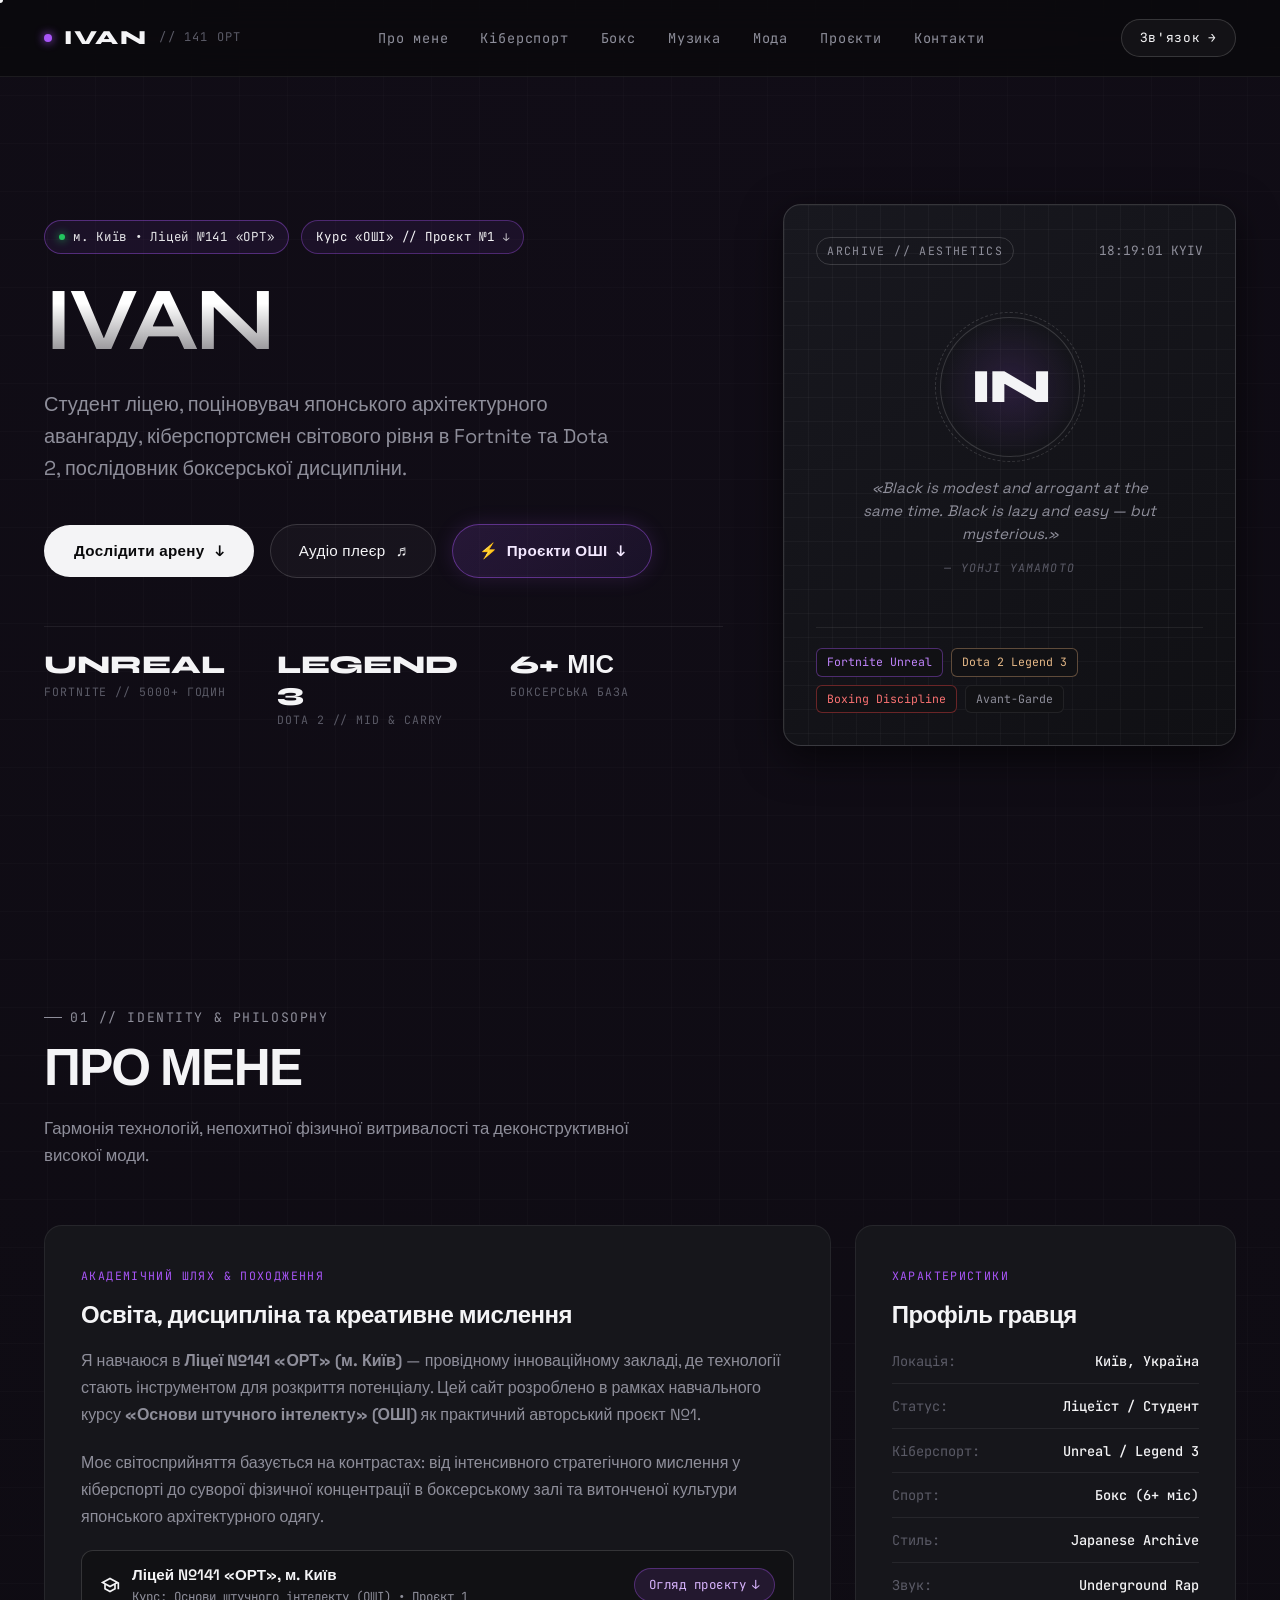
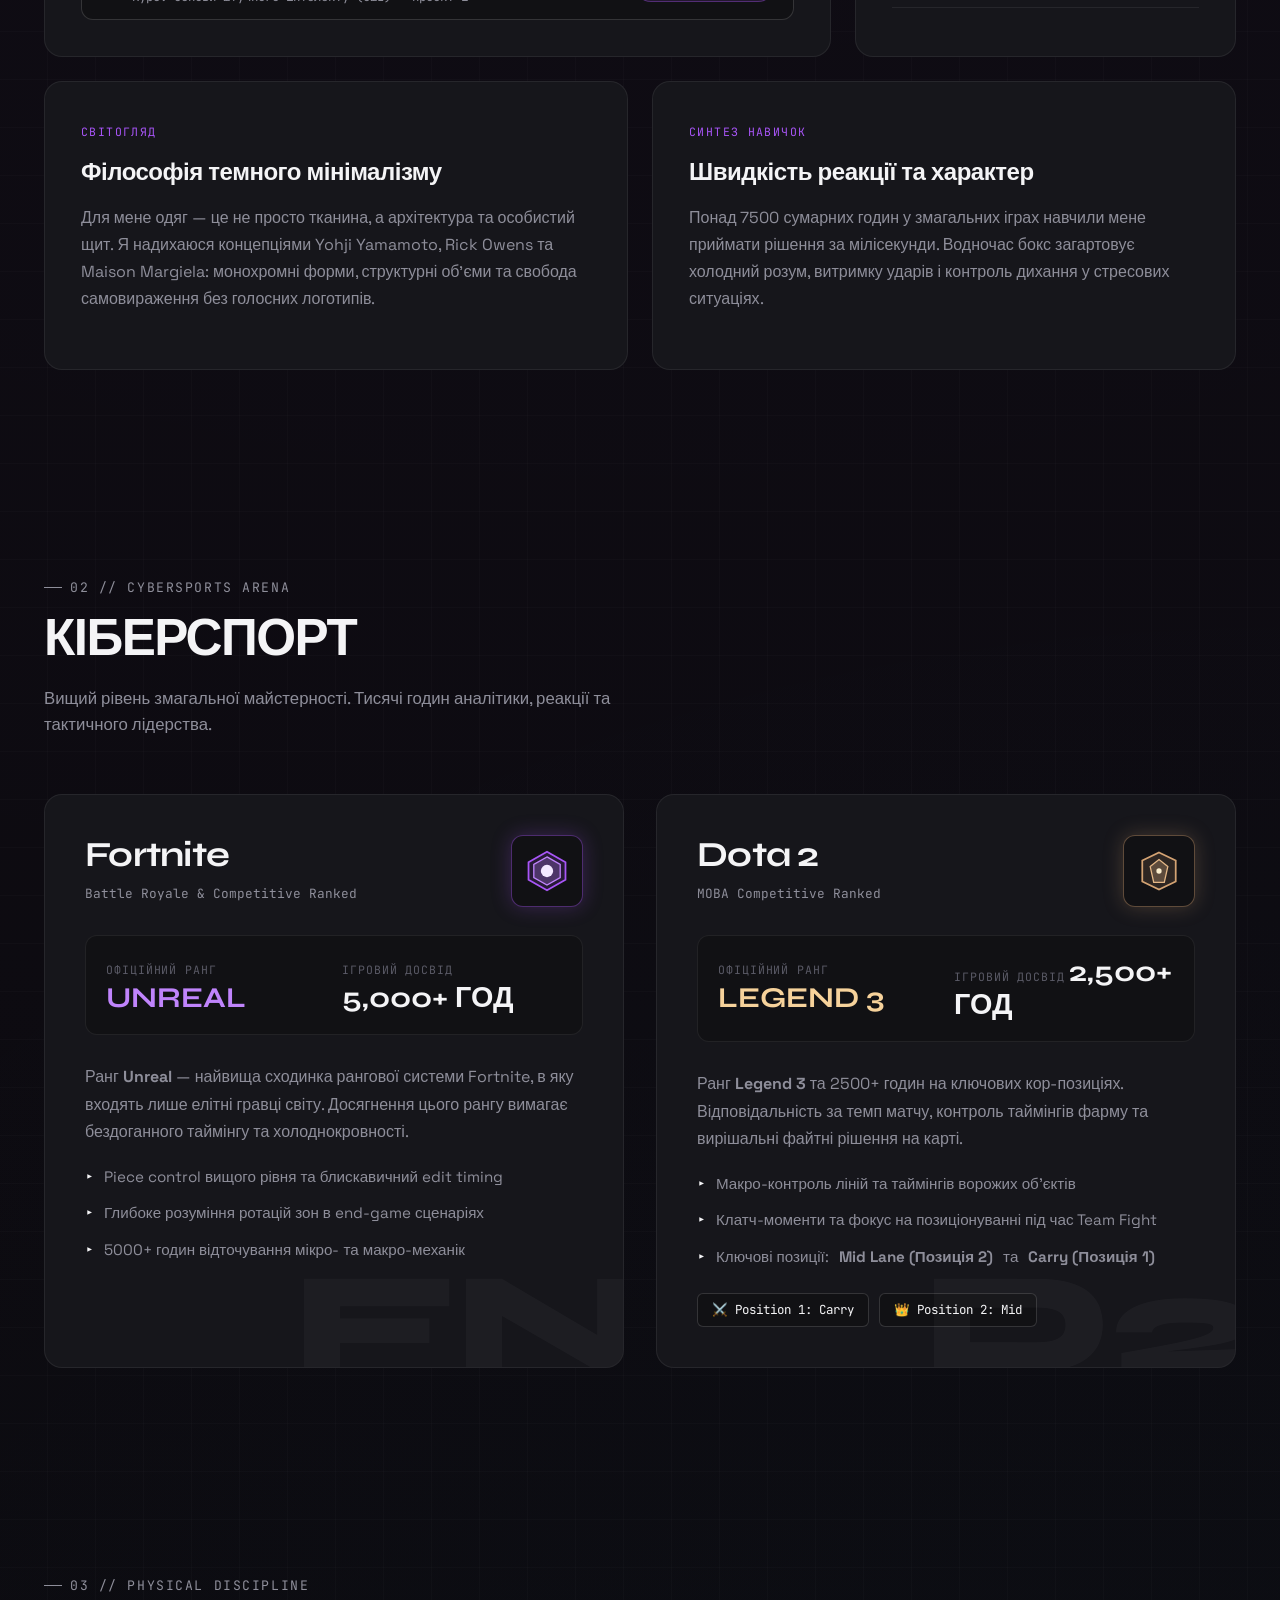
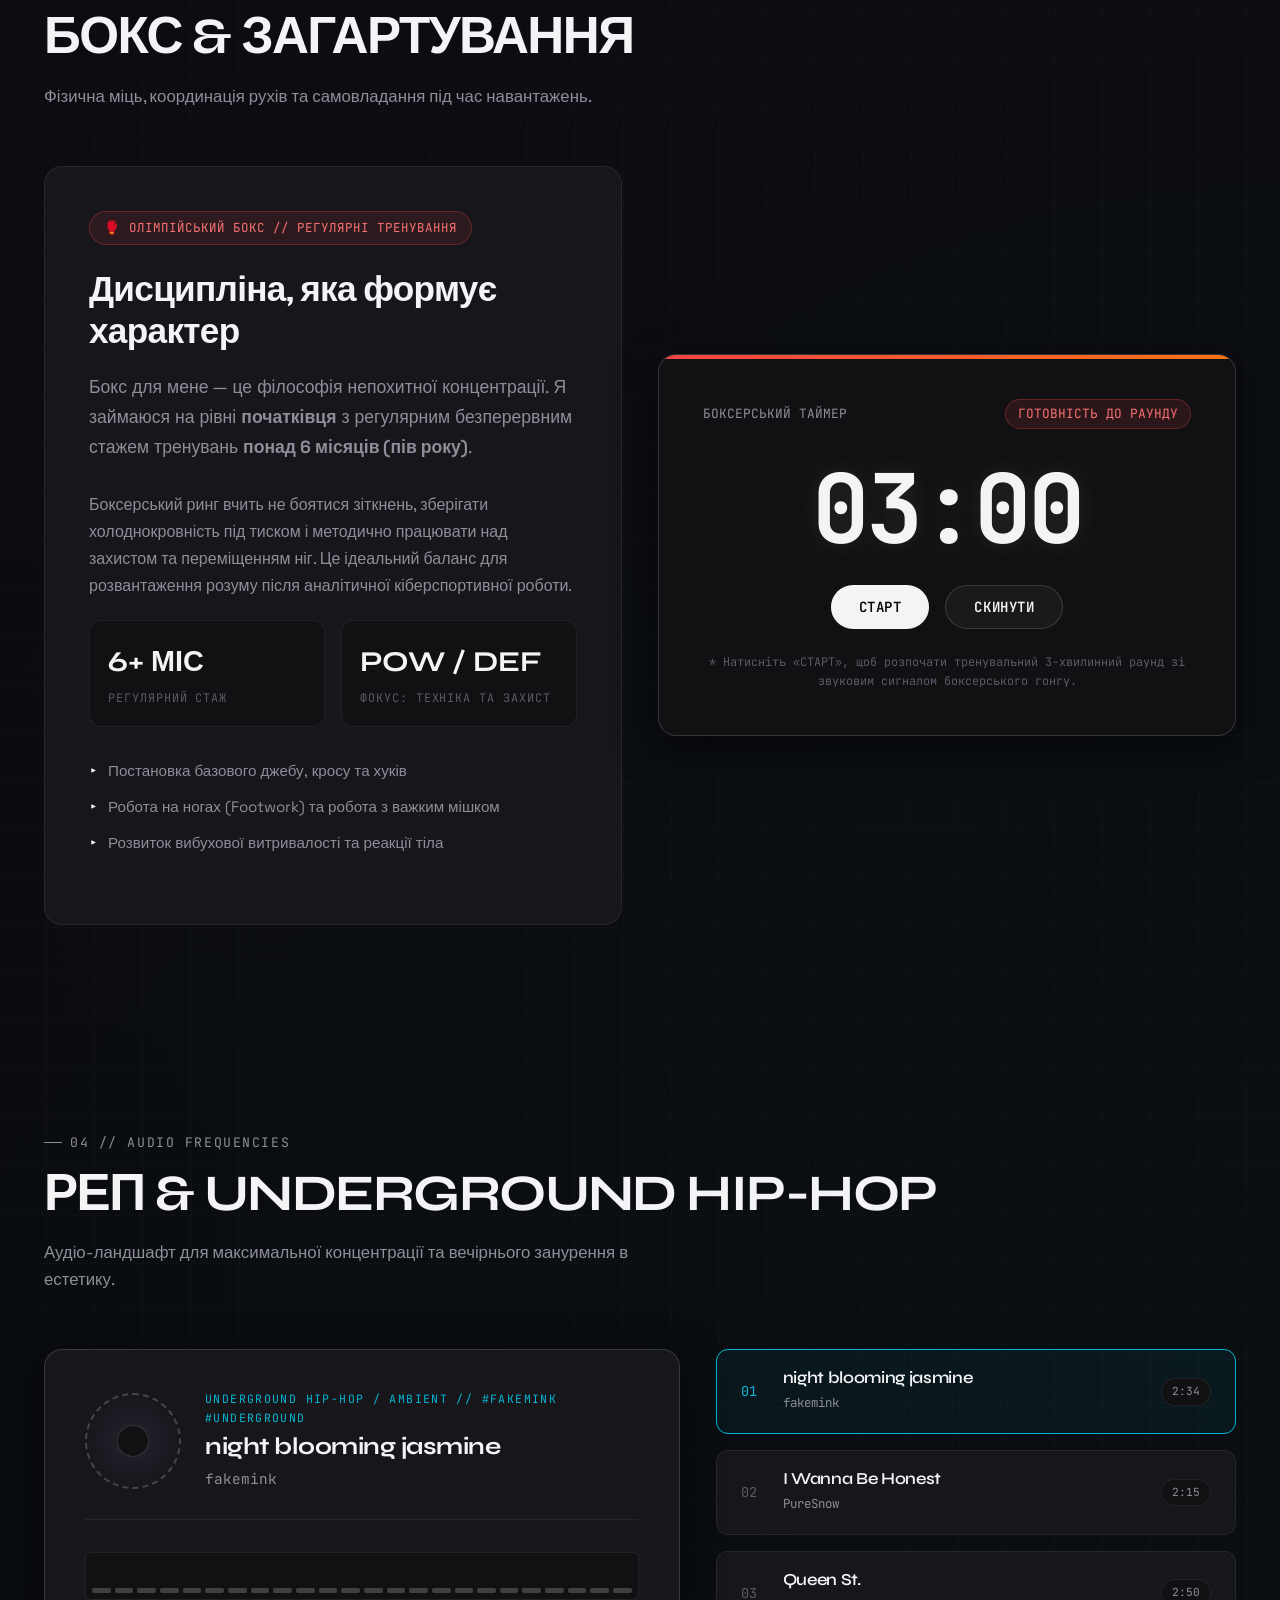
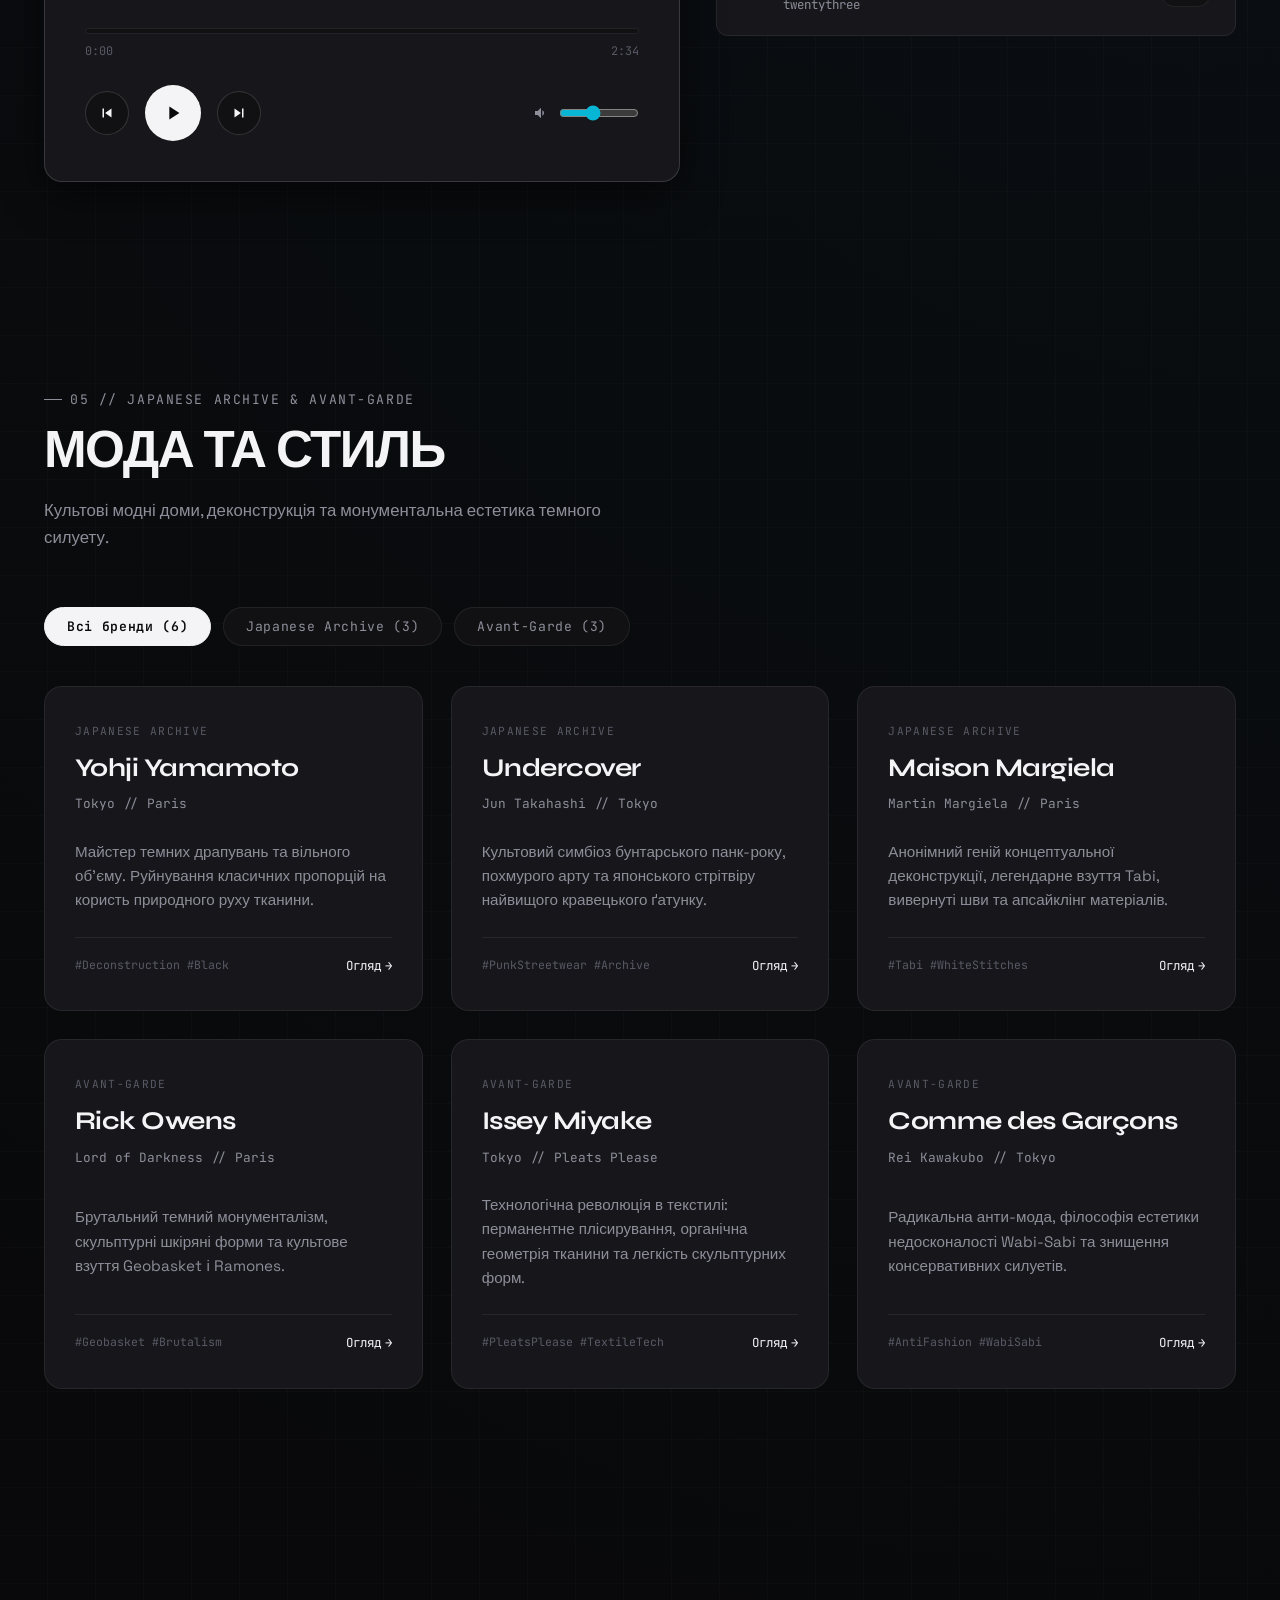
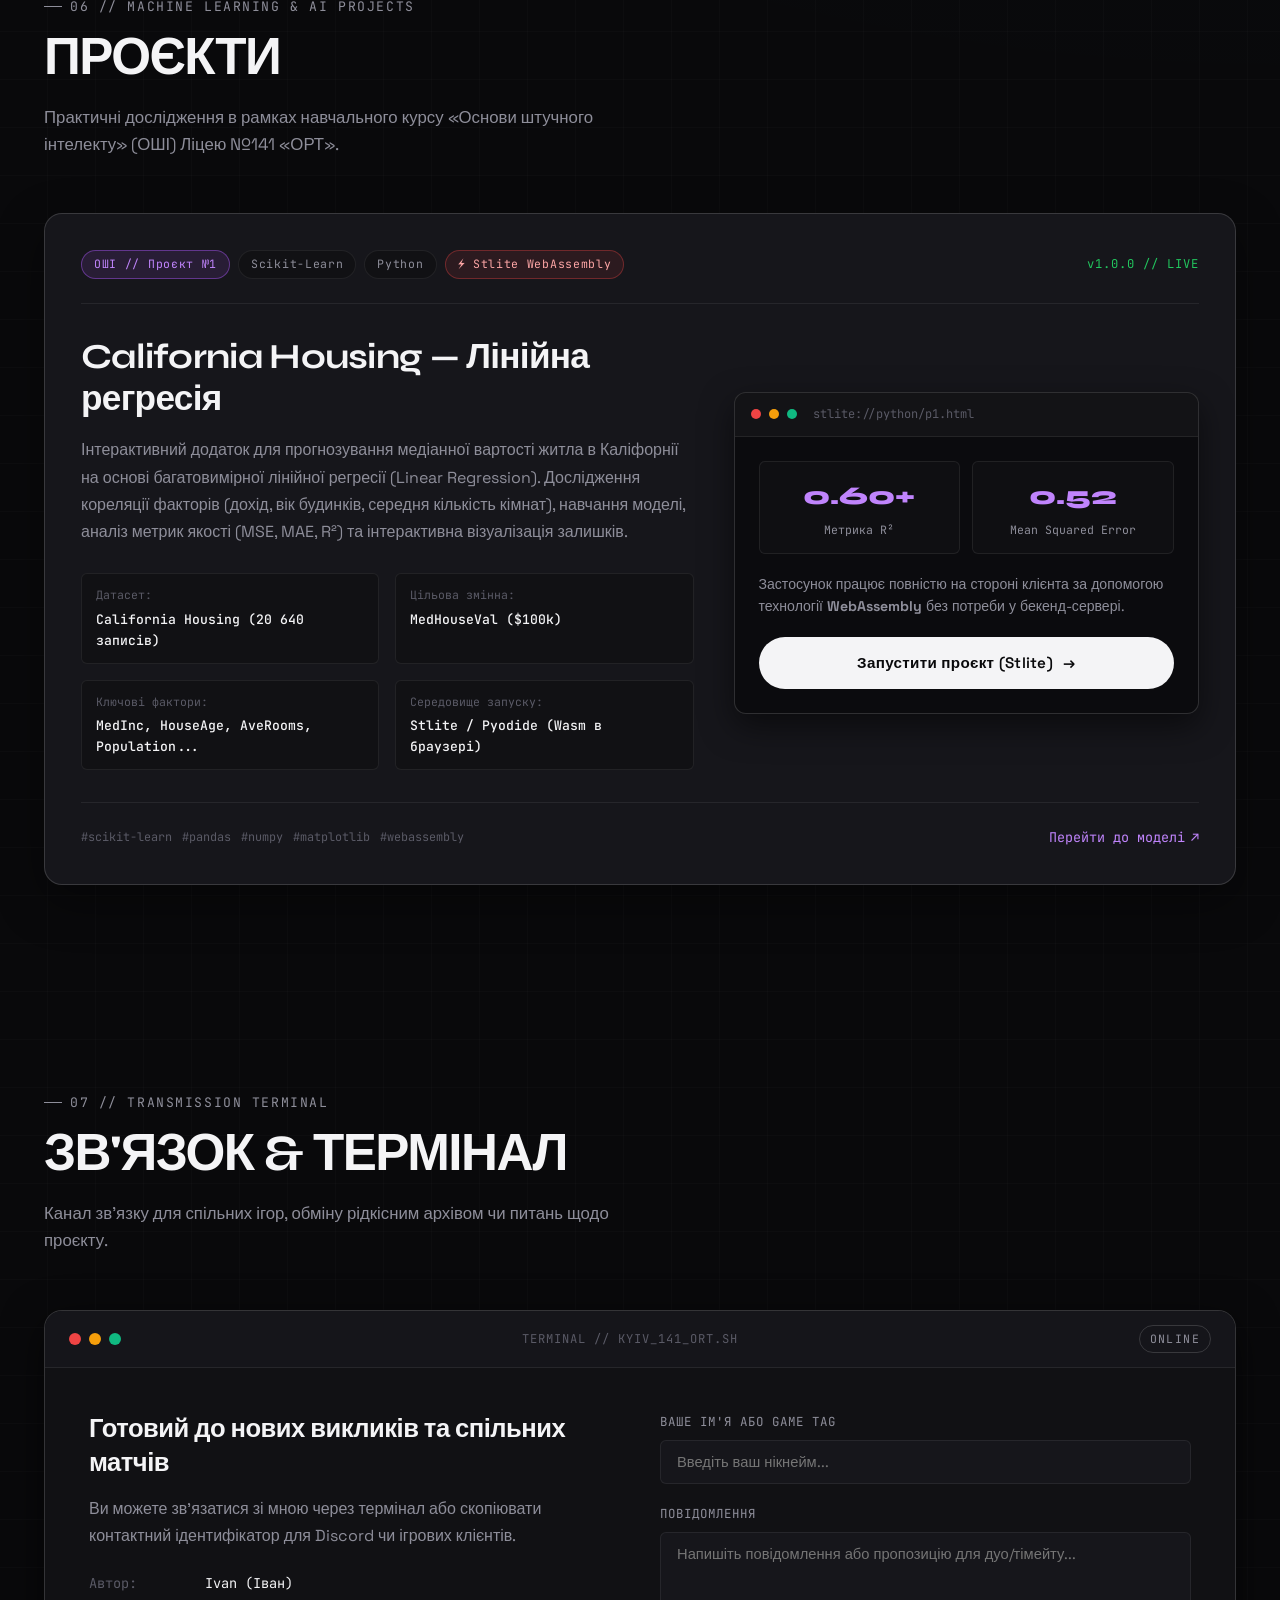
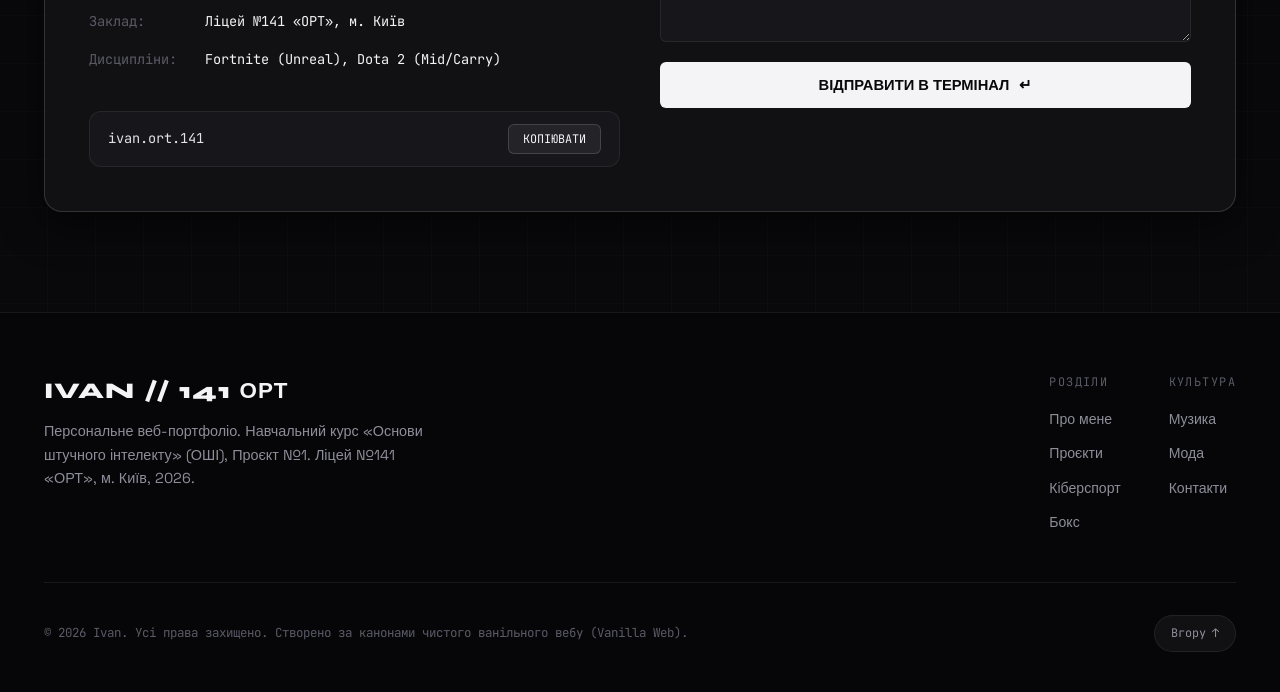
<file: index.html>
<!DOCTYPE html>
<html lang="uk">
<head>
  <meta charset="UTF-8">
  <meta name="viewport" content="width=device-width, initial-scale=1.0">
  <title>Ivan // Персональне портфоліо — Ліцей №141 «ОРТ»</title>
  <meta name="description" content="Персональне веб-портфоліо Івана. Ліцей №141 «ОРТ», курс Основи штучного інтелекту. Кіберспорт (Fortnite Unreal, Dota 2), бокс, японський архівний авангард та андерграунд хіп-хоп.">
  <meta name="author" content="Ivan">
  <meta name="theme-color" content="#09090b">

  <!-- Open Graph Meta Tags -->
  <meta property="og:title" content="Ivan // Персональне портфоліо">
  <meta property="og:description" content="Стильне авангардне портфоліо: кіберспорт, бокс, японський архів та андерграунд хіп-хоп.">
  <meta property="og:type" content="website">

  <!-- Favicon SVG -->
  <link rel="icon" type="image/svg+xml" href="data:image/svg+xml,<svg xmlns='http://www.w3.org/2000/svg' viewBox='0 0 100 100'><circle cx='50' cy='50' r='46' fill='%2309090b' stroke='%23a855f7' stroke-width='6'/><text x='50' y='64' font-size='42' font-family='sans-serif' font-weight='800' fill='%23ffffff' text-anchor='middle'>I</text></svg>">

  <!-- Stylesheet -->
  <link rel="stylesheet" href="css/style.css">

  <!-- JavaScript Application -->
  <script defer src="js/script.js"></script>
</head>
<body>

  <!-- Fluid Interactive Cursor -->
  <div class="cursor-dot" aria-hidden="true"></div>
  <div class="cursor-follower" aria-hidden="true"></div>

  <!-- Header & Navigation -->
  <header class="site-header">
    <div class="container nav-container">
      <a href="#hero" class="brand-logo" aria-label="Головна сторінка портфоліо">
        <span class="brand-dot"></span>
        <span>IVAN</span>
        <span class="brand-sub">// 141 ОРТ</span>
      </a>

      <nav class="main-nav" aria-label="Основна навігація">
        <ul class="nav-menu" id="navMenu">
          <li><a href="#about" class="nav-link">Про мене</a></li>
          <li><a href="#esports" class="nav-link">Кіберспорт</a></li>
          <li><a href="#boxing" class="nav-link">Бокс</a></li>
          <li><a href="#music" class="nav-link">Музика</a></li>
          <li><a href="#fashion" class="nav-link">Мода</a></li>
          <li><a href="#projects" class="nav-link">Проєкти</a></li>
          <li><a href="#contact" class="nav-link">Контакти</a></li>
        </ul>
      </nav>

      <div class="nav-actions">
        <a href="#contact" class="header-cta-btn">
          <span>Зв'язок</span>
          <span aria-hidden="true">→</span>
        </a>
        <button class="nav-toggle" id="navToggle" aria-label="Відкрити меню" aria-expanded="false">
          <span class="nav-toggle-bar"></span>
          <span class="nav-toggle-bar"></span>
          <span class="nav-toggle-bar"></span>
        </button>
      </div>
    </div>
  </header>

  <main>
    <!-- Hero Section -->
    <section id="hero" class="hero-section">
      <div class="container hero-grid">
        <div class="hero-content-col">
          <div class="hero-meta-strip">
            <span class="meta-chip highlight">
              <span class="status-indicator"></span>
              <span>м. Київ • Ліцей №141 «ОРТ»</span>
            </span>
            <a href="#projects" class="meta-chip meta-chip-link" title="Перейти до розділу навчальних проєктів">
              <span>Курс «ОШІ» // Проєкт №1</span>
              <span class="chip-arrow" aria-hidden="true">↓</span>
            </a>
          </div>

          <h1 class="hero-headline">IVAN</h1>
          
          <p class="hero-description">
            Студент ліцею, поціновувач японського архітектурного авангарду, кіберспортсмен світового рівня в Fortnite та Dota 2, послідовник боксерської дисципліни.
          </p>

          <div class="hero-actions">
            <a href="#esports" class="btn-primary">
              <span>Дослідити арену</span>
              <span aria-hidden="true">↓</span>
            </a>
            <a href="#music" class="btn-secondary">
              <span>Аудіо плеєр</span>
              <span aria-hidden="true">♬</span>
            </a>
            <a href="#projects" class="btn-project-cta" title="Переглянути інтерактивний ML-проєкт">
              <span class="cta-icon">⚡</span>
              <span>Проєкти ОШІ</span>
              <span aria-hidden="true">↓</span>
            </a>
          </div>

          <div class="hero-specs-row">
            <div class="spec-item">
              <span class="spec-num">UNREAL</span>
              <span class="spec-label">Fortnite // 5000+ годин</span>
            </div>
            <div class="spec-item">
              <span class="spec-num">LEGEND 3</span>
              <span class="spec-label">Dota 2 // Mid & Carry</span>
            </div>
            <div class="spec-item">
              <span class="spec-num">6+ МІС</span>
              <span class="spec-label">Боксерська база</span>
            </div>
          </div>
        </div>

        <div class="hero-card-wrapper">
          <div class="hero-art-card">
            <div class="card-blueprint-overlay" aria-hidden="true"></div>
            
            <div class="art-card-header">
              <span class="art-badge">ARCHIVE // AESTHETICS</span>
              <span class="art-clock mono" id="liveClock">KYIV</span>
            </div>

            <div class="art-visual-center">
              <div class="art-monogram-container">
                <span class="art-monogram">IN</span>
              </div>
              <blockquote class="art-quote">
                «Black is modest and arrogant at the same time. Black is lazy and easy — but mysterious.»
              </blockquote>
              <cite class="art-author">— Yohji Yamamoto</cite>
            </div>

            <div class="art-card-footer">
              <div class="art-badges-row">
                <span class="mini-badge purple">Fortnite Unreal</span>
                <span class="mini-badge gold">Dota 2 Legend 3</span>
                <span class="mini-badge red">Boxing Discipline</span>
                <span class="mini-badge">Avant-Garde</span>
              </div>
            </div>
          </div>
        </div>
      </div>
    </section>

    <!-- Section 1: About Me -->
    <section id="about" class="section">
      <div class="container">
        <header class="section-header">
          <div class="section-label">
            <span class="label-dash"></span>
            <span>01 // IDENTITY & PHILOSOPHY</span>
          </div>
          <h2 class="section-title">Про мене</h2>
          <p class="section-subtitle">
            Гармонія технологій, непохитної фізичної витривалості та деконструктивної високої моди.
          </p>
        </header>

        <div class="about-bento-grid">
          <!-- Bento Card 1: Main Story -->
          <article class="bento-card col-8">
            <span class="bento-tag">Академічний шлях & Походження</span>
            <h3 class="bento-heading">Освіта, дисципліна та креативне мислення</h3>
            <p class="bento-text">
              Я навчаюся в <strong>Ліцеї №141 «ОРТ» (м. Київ)</strong> — провідному інноваційному закладі, де технології стають інструментом для розкриття потенціалу. Цей сайт розроблено в рамках навчального курсу <strong>«Основи штучного інтелекту» (ОШІ)</strong> як практичний авторський проєкт №1.
            </p>
            <p class="bento-text">
              Моє світосприйняття базується на контрастах: від інтенсивного стратегічного мислення у кіберспорті до суворої фізичної концентрації в боксерському залі та витонченої культури японського архітектурного одягу.
            </p>

            <div class="institution-badge">
              <div class="institution-main">
                <svg class="institution-icon" viewBox="0 0 24 24" aria-hidden="true">
                  <path d="M12 3L1 9l4 2.18v6L12 21l7-3.82v-6l2-1.09V17h2V9L12 3zm6.82 6L12 12.72 5.18 9 12 5.28 18.82 9zM17 15.99l-5 2.73-5-2.73v-3.72L12 15l5-2.73v3.72z"/>
                </svg>
                <div>
                  <div class="institution-title">Ліцей №141 «ОРТ», м. Київ</div>
                  <div class="institution-sub">Курс: Основи штучного інтелекту (ОШІ) • Проєкт 1</div>
                </div>
              </div>
              <a href="#projects" class="institution-launch-link" title="Перейти до розділу навчальних проєктів">
                <span>Огляд проєкту</span>
                <span aria-hidden="true">↓</span>
              </a>
            </div>
          </article>

          <!-- Bento Card 2: Quick Specs -->
          <article class="bento-card col-4">
            <span class="bento-tag">Характеристики</span>
            <h3 class="bento-heading">Профіль гравця</h3>
            <div class="bento-meta-list">
              <div class="meta-row">
                <span class="meta-label">Локація:</span>
                <span class="meta-val">Київ, Україна</span>
              </div>
              <div class="meta-row">
                <span class="meta-label">Статус:</span>
                <span class="meta-val">Ліцеїст / Студент</span>
              </div>
              <div class="meta-row">
                <span class="meta-label">Кіберспорт:</span>
                <span class="meta-val">Unreal / Legend 3</span>
              </div>
              <div class="meta-row">
                <span class="meta-label">Спорт:</span>
                <span class="meta-val">Бокс (6+ міс)</span>
              </div>
              <div class="meta-row">
                <span class="meta-label">Стиль:</span>
                <span class="meta-val">Japanese Archive</span>
              </div>
              <div class="meta-row">
                <span class="meta-label">Звук:</span>
                <span class="meta-val">Underground Rap</span>
              </div>
            </div>
          </article>

          <!-- Bento Card 3: Philosophy -->
          <article class="bento-card col-6">
            <span class="bento-tag">Світогляд</span>
            <h3 class="bento-heading">Філософія темного мінімалізму</h3>
            <p class="bento-text">
              Для мене одяг — це не просто тканина, а архітектура та особистий щит. Я надихаюся концепціями Yohji Yamamoto, Rick Owens та Maison Margiela: монохромні форми, структурні об'єми та свобода самовираження без голосних логотипів.
            </p>
          </article>

          <!-- Bento Card 4: Synergy -->
          <article class="bento-card col-6">
            <span class="bento-tag">Синтез навичок</span>
            <h3 class="bento-heading">Швидкість реакції та характер</h3>
            <p class="bento-text">
              Понад 7500 сумарних годин у змагальних іграх навчили мене приймати рішення за мілісекунди. Водночас бокс загартовує холодний розум, витримку ударів і контроль дихання у стресових ситуаціях.
            </p>
          </article>
        </div>
      </div>
    </section>

    <!-- Section 2: Esports Arena -->
    <section id="esports" class="section">
      <div class="container">
        <header class="section-header">
          <div class="section-label">
            <span class="label-dash"></span>
            <span>02 // CYBERSPORTS ARENA</span>
          </div>
          <h2 class="section-title">Кіберспорт</h2>
          <p class="section-subtitle">
            Вищий рівень змагальної майстерності. Тисячі годин аналітики, реакції та тактичного лідерства.
          </p>
        </header>

        <div class="esports-grid">
          <!-- Fortnite Card -->
          <article class="esports-card fortnite">
            <span class="card-watermark" aria-hidden="true">FN</span>
            
            <div class="esports-card-top">
              <div>
                <h3 class="game-title">Fortnite</h3>
                <span class="game-tagline">Battle Royale & Competitive Ranked</span>
              </div>
              <div class="rank-badge-visual unreal" aria-label="Ранг Unreal у Fortnite">
                <svg class="rank-svg" viewBox="0 0 100 100" fill="none" aria-hidden="true">
                  <polygon points="50,6 92,30 92,70 50,94 8,70 8,30" stroke="#a855f7" stroke-width="4" fill="rgba(168, 85, 247, 0.15)"/>
                  <polygon points="50,18 80,35 80,65 50,82 20,65 20,35" stroke="#c084fc" stroke-width="3" fill="rgba(192, 132, 252, 0.25)"/>
                  <circle cx="50" cy="50" r="14" fill="#f3e8ff"/>
                </svg>
              </div>
            </div>

            <div class="esports-stats-showcase">
              <div>
                <span class="stat-box-title">Офіційний Ранг</span>
                <span class="stat-box-val unreal-color">UNREAL</span>
              </div>
              <div>
                <span class="stat-box-title">Ігровий Досвід</span>
                <span class="stat-box-val">5,000+ ГОД</span>
              </div>
            </div>

            <p class="bento-text">
              Ранг <strong>Unreal</strong> — найвища сходинка рангової системи Fortnite, в яку входять лише елітні гравці світу. Досягнення цього рангу вимагає бездоганного таймінгу та холоднокровності.
            </p>

            <ul class="esports-feature-list">
              <li class="feature-point">Piece control вищого рівня та блискавичний edit timing</li>
              <li class="feature-point">Глибоке розуміння ротацій зон в end-game сценаріях</li>
              <li class="feature-point">5000+ годин відточування мікро- та макро-механік</li>
            </ul>
          </article>

          <!-- Dota 2 Card -->
          <article class="esports-card dota">
            <span class="card-watermark" aria-hidden="true">D2</span>
            
            <div class="esports-card-top">
              <div>
                <h3 class="game-title">Dota 2</h3>
                <span class="game-tagline">MOBA Competitive Ranked</span>
              </div>
              <div class="rank-badge-visual legend" aria-label="Ранг Legend 3 у Dota 2">
                <svg class="rank-svg" viewBox="0 0 100 100" fill="none" aria-hidden="true">
                  <polygon points="50,8 88,26 88,74 50,92 12,74 12,26" stroke="#d4a373" stroke-width="4" fill="rgba(212, 163, 115, 0.15)"/>
                  <path d="M30 40 L50 24 L70 40 L62 76 L38 76 Z" stroke="#e5b887" stroke-width="3" fill="rgba(229, 184, 135, 0.25)"/>
                  <circle cx="50" cy="50" r="6" fill="#faedcd"/>
                </svg>
              </div>
            </div>

            <div class="esports-stats-showcase">
              <div>
                <span class="stat-box-title">Офіційний Ранг</span>
                <span class="stat-box-val legend-color">LEGEND 3</span>
              </div>
              <div>
                <span class="stat-box-title">Ігровий Досвід</span>
                <span class="stat-box-val">2,500+ ГОД</span>
              </div>
            </div>

            <p class="bento-text">
              Ранг <strong>Legend 3</strong> та 2500+ годин на ключових кор-позиціях. Відповідальність за темп матчу, контроль таймінгів фарму та вирішальні файтні рішення на карті.
            </p>

            <ul class="esports-feature-list">
              <li class="feature-point">Макро-контроль ліній та таймінгів ворожих об'єктів</li>
              <li class="feature-point">Клатч-моменти та фокус на позиціонуванні під час Team Fight</li>
              <li class="feature-point">Ключові позиції: <strong>Mid Lane (Позиція 2)</strong> та <strong>Carry (Позиція 1)</strong></li>
            </ul>

            <div class="dota-roles-switch">
              <span class="role-chip">⚔️ Position 1: Carry</span>
              <span class="role-chip">👑 Position 2: Mid</span>
            </div>
          </article>
        </div>
      </div>
    </section>

    <!-- Section 3: Boxing -->
    <section id="boxing" class="section">
      <div class="container">
        <header class="section-header">
          <div class="section-label">
            <span class="label-dash"></span>
            <span>03 // PHYSICAL DISCIPLINE</span>
          </div>
          <h2 class="section-title">Бокс & Загартування</h2>
          <p class="section-subtitle">
            Фізична міць, координація рухів та самовладання під час навантажень.
          </p>
        </header>

        <div class="boxing-layout">
          <article class="boxing-story-card">
            <span class="boxing-badge">🥊 ОЛІМПІЙСЬКИЙ БОКС // РЕГУЛЯРНІ ТРЕНУВАННЯ</span>
            <h3 class="boxing-heading">Дисципліна, яка формує характер</h3>
            <p class="boxing-lead">
              Бокс для мене — це філософія непохитної концентрації. Я займаюся на рівні <strong>початківця</strong> з регулярним безперервним стажем тренувань <strong>понад 6 місяців (пів року)</strong>.
            </p>
            <p class="bento-text">
              Боксерський ринг вчить не боятися зіткнень, зберігати холоднокровність під тиском і методично працювати над захистом та переміщенням ніг. Це ідеальний баланс для розвантаження розуму після аналітичної кіберспортивної роботи.
            </p>

            <div class="boxing-metrics-grid">
              <div class="metric-card">
                <div class="metric-num">6+ МІС</div>
                <div class="metric-label">Регулярний стаж</div>
              </div>
              <div class="metric-card">
                <div class="metric-num">POW / DEF</div>
                <div class="metric-label">Фокус: техніка та захист</div>
              </div>
            </div>

            <ul class="esports-feature-list">
              <li class="feature-point">Постановка базового джебу, кросу та хуків</li>
              <li class="feature-point">Робота на ногах (Footwork) та робота з важким мішком</li>
              <li class="feature-point">Розвиток вибухової витривалості та реакції тіла</li>
            </ul>
          </article>

          <!-- Interactive Boxing Round Timer -->
          <div class="boxing-timer-card">
            <div class="timer-header-info">
              <span>БОКСЕРСЬКИЙ ТАЙМЕР</span>
              <span class="timer-round-status" id="timerStatusBadge">ГОТОВНІСТЬ ДО РАУНДУ</span>
            </div>

            <div class="timer-display" id="timerDisplay">03:00</div>

            <div class="timer-controls">
              <button class="timer-btn start" id="timerStartBtn">СТАРТ</button>
              <button class="timer-btn reset" id="timerResetBtn">СКИНУТИ</button>
            </div>

            <p class="timer-hint">
              * Натисніть «СТАРТ», щоб розпочати тренувальний 3-хвилинний раунд зі звуковим сигналом боксерського гонгу.
            </p>
          </div>
        </div>
      </div>
    </section>

    <!-- Section 4: Music & Underground Hip-Hop -->
    <section id="music" class="section">
      <div class="container">
        <header class="section-header">
          <div class="section-label">
            <span class="label-dash"></span>
            <span>04 // AUDIO FREQUENCIES</span>
          </div>
          <h2 class="section-title">РЕП & Underground Hip-Hop</h2>
          <p class="section-subtitle">
            Аудіо-ландшафт для максимальної концентрації та вечірнього занурення в естетику.
          </p>
        </header>

        <div class="music-layout">
          <!-- Interactive Player -->
          <div class="audio-player-card">
            <div class="player-tape-deck">
              <div class="cassette-reel-box" aria-hidden="true">
                <div class="reel-center"></div>
              </div>

              <div class="player-now-playing">
                <span class="player-status-tag" id="currentTrackTag">Underground Hip-Hop</span>
                <h3 class="track-active-title" id="currentTrackTitle">night blooming jasmine</h3>
                <span class="track-active-artist" id="currentTrackArtist">fakemink</span>
              </div>
            </div>

            <!-- Waveform Visualizer -->
            <div class="audio-visualizer-bars" aria-hidden="true">
              <span class="viz-bar"></span><span class="viz-bar"></span><span class="viz-bar"></span>
              <span class="viz-bar"></span><span class="viz-bar"></span><span class="viz-bar"></span>
              <span class="viz-bar"></span><span class="viz-bar"></span><span class="viz-bar"></span>
              <span class="viz-bar"></span><span class="viz-bar"></span><span class="viz-bar"></span>
              <span class="viz-bar"></span><span class="viz-bar"></span><span class="viz-bar"></span>
              <span class="viz-bar"></span><span class="viz-bar"></span><span class="viz-bar"></span>
              <span class="viz-bar"></span><span class="viz-bar"></span><span class="viz-bar"></span>
              <span class="viz-bar"></span><span class="viz-bar"></span><span class="viz-bar"></span>
            </div>

            <!-- Scrubber Track -->
            <div class="player-scrubber-row">
              <div class="scrubber-track" id="scrubberTrack" role="progressbar" aria-label="Прогрес треку">
                <div class="scrubber-fill" id="scrubberFill"></div>
              </div>
              <div class="scrubber-timestamps">
                <span id="trackCurrentTime">0:00</span>
                <span id="trackTotalTime">2:34</span>
              </div>
            </div>

            <!-- Controls Deck -->
            <div class="player-controls-deck">
              <div class="deck-playback-buttons">
                <button class="control-btn" id="prevTrackBtn" aria-label="Попередній трек">
                  <svg width="18" height="18" viewBox="0 0 24 24" fill="currentColor">
                    <path d="M6 6h2v12H6zm3.5 6l8.5 6V6z"/>
                  </svg>
                </button>
                <button class="control-btn play-main" id="playMainBtn" aria-label="Відтворити трек">
                  <svg width="22" height="22" viewBox="0 0 24 24" fill="currentColor">
                    <path d="M8 5v14l11-7z"/>
                  </svg>
                </button>
                <button class="control-btn" id="nextTrackBtn" aria-label="Наступний трек">
                  <svg width="18" height="18" viewBox="0 0 24 24" fill="currentColor">
                    <path d="M6 18l8.5-6L6 6v12zM16 6v12h2V6h-2z"/>
                  </svg>
                </button>
              </div>

              <div class="volume-control-wrap">
                <svg width="16" height="16" viewBox="0 0 24 24" fill="currentColor" aria-hidden="true">
                  <path d="M3 9v6h4l5 5V4L7 9H3zm13.5 3c0-1.77-1.02-3.29-2.5-4.03v8.05c1.48-.73 2.5-2.25 2.5-4.02z"/>
                </svg>
                <input type="range" class="volume-slider" id="volumeSlider" min="0" max="1" step="0.05" value="0.4" aria-label="Гучність">
              </div>
            </div>
          </div>

          <!-- Playlist Items List -->
          <div class="tracks-curated-list">
            <!-- Track 1 -->
            <article class="track-item-card active" data-track-id="0">
              <div class="track-item-left">
                <span class="track-item-number">01</span>
                <div>
                  <h4 class="track-item-title">night blooming jasmine</h4>
                  <span class="track-item-artist">fakemink</span>
                </div>
              </div>
              <span class="track-tag-pill">2:34</span>
            </article>

            <!-- Track 2 -->
            <article class="track-item-card" data-track-id="1">
              <div class="track-item-left">
                <span class="track-item-number">02</span>
                <div>
                  <h4 class="track-item-title">I Wanna Be Honest</h4>
                  <span class="track-item-artist">PureSnow</span>
                </div>
              </div>
              <span class="track-tag-pill">2:15</span>
            </article>

            <!-- Track 3 -->
            <article class="track-item-card" data-track-id="2">
              <div class="track-item-left">
                <span class="track-item-number">03</span>
                <div>
                  <h4 class="track-item-title">Queen St.</h4>
                  <span class="track-item-artist">twentythree</span>
                </div>
              </div>
              <span class="track-tag-pill">2:50</span>
            </article>
          </div>
        </div>
      </div>
    </section>

    <!-- Section 5: Fashion & Avant-Garde -->
    <section id="fashion" class="section">
      <div class="container">
        <header class="section-header">
          <div class="section-label">
            <span class="label-dash"></span>
            <span>05 // JAPANESE ARCHIVE & AVANT-GARDE</span>
          </div>
          <h2 class="section-title">Мода та стиль</h2>
          <p class="section-subtitle">
            Культові модні доми, деконструкція та монументальна естетика темного силуету.
          </p>
        </header>

        <!-- Category Filters -->
        <div class="fashion-filter-bar" role="tablist" aria-label="Фільтри брендів">
          <button class="filter-btn active" data-filter="all">Всі бренди (6)</button>
          <button class="filter-btn" data-filter="japanese">Japanese Archive (3)</button>
          <button class="filter-btn" data-filter="avantgarde">Avant-Garde (3)</button>
        </div>

        <div class="fashion-brands-grid">
          <!-- Brand 1: Yohji Yamamoto -->
          <article class="brand-card" data-category="japanese">
            <div class="brand-card-top">
              <span class="brand-category-tag">Japanese Archive</span>
              <h3 class="brand-name">Yohji Yamamoto</h3>
              <span class="brand-founder">Tokyo // Paris</span>
            </div>
            <p class="brand-desc">
              Майстер темних драпувань та вільного об'єму. Руйнування класичних пропорцій на користь природного руху тканини.
            </p>
            <div class="brand-card-bottom">
              <span class="brand-keyword-tag">#Deconstruction #Black</span>
              <button class="brand-more-btn" data-brand="yohji" aria-label="Детальніше про Yohji Yamamoto">
                <span>Огляд</span>
                <span aria-hidden="true">→</span>
              </button>
            </div>
          </article>

          <!-- Brand 2: Undercover -->
          <article class="brand-card" data-category="japanese">
            <div class="brand-card-top">
              <span class="brand-category-tag">Japanese Archive</span>
              <h3 class="brand-name">Undercover</h3>
              <span class="brand-founder">Jun Takahashi // Tokyo</span>
            </div>
            <p class="brand-desc">
              Культовий симбіоз бунтарського панк-року, похмурого арту та японського стрітвіру найвищого кравецького ґатунку.
            </p>
            <div class="brand-card-bottom">
              <span class="brand-keyword-tag">#PunkStreetwear #Archive</span>
              <button class="brand-more-btn" data-brand="undercover" aria-label="Детальніше про Undercover">
                <span>Огляд</span>
                <span aria-hidden="true">→</span>
              </button>
            </div>
          </article>

          <!-- Brand 3: Maison Margiela -->
          <article class="brand-card" data-category="japanese">
            <div class="brand-card-top">
              <span class="brand-category-tag">Japanese Archive</span>
              <h3 class="brand-name">Maison Margiela</h3>
              <span class="brand-founder">Martin Margiela // Paris</span>
            </div>
            <p class="brand-desc">
              Анонімний геній концептуальної деконструкції, легендарне взуття Tabi, вивернуті шви та апсайклінг матеріалів.
            </p>
            <div class="brand-card-bottom">
              <span class="brand-keyword-tag">#Tabi #WhiteStitches</span>
              <button class="brand-more-btn" data-brand="margiela" aria-label="Детальніше про Maison Margiela">
                <span>Огляд</span>
                <span aria-hidden="true">→</span>
              </button>
            </div>
          </article>

          <!-- Brand 4: Rick Owens -->
          <article class="brand-card" data-category="avantgarde">
            <div class="brand-card-top">
              <span class="brand-category-tag">Avant-Garde</span>
              <h3 class="brand-name">Rick Owens</h3>
              <span class="brand-founder">Lord of Darkness // Paris</span>
            </div>
            <p class="brand-desc">
              Брутальний темний монументалізм, скульптурні шкіряні форми та культове взуття Geobasket і Ramones.
            </p>
            <div class="brand-card-bottom">
              <span class="brand-keyword-tag">#Geobasket #Brutalism</span>
              <button class="brand-more-btn" data-brand="rickowens" aria-label="Детальніше про Rick Owens">
                <span>Огляд</span>
                <span aria-hidden="true">→</span>
              </button>
            </div>
          </article>

          <!-- Brand 5: Issey Miyake -->
          <article class="brand-card" data-category="avantgarde">
            <div class="brand-card-top">
              <span class="brand-category-tag">Avant-Garde</span>
              <h3 class="brand-name">Issey Miyake</h3>
              <span class="brand-founder">Tokyo // Pleats Please</span>
            </div>
            <p class="brand-desc">
              Технологічна революція в текстилі: перманентне плісирування, органічна геометрія тканини та легкість скульптурних форм.
            </p>
            <div class="brand-card-bottom">
              <span class="brand-keyword-tag">#PleatsPlease #TextileTech</span>
              <button class="brand-more-btn" data-brand="isseymiyake" aria-label="Детальніше про Issey Miyake">
                <span>Огляд</span>
                <span aria-hidden="true">→</span>
              </button>
            </div>
          </article>

          <!-- Brand 6: Comme des Garçons -->
          <article class="brand-card" data-category="avantgarde">
            <div class="brand-card-top">
              <span class="brand-category-tag">Avant-Garde</span>
              <h3 class="brand-name">Comme des Garçons</h3>
              <span class="brand-founder">Rei Kawakubo // Tokyo</span>
            </div>
            <p class="brand-desc">
              Радикальна анти-мода, філософія естетики недосконалості Wabi-Sabi та знищення консервативних силуетів.
            </p>
            <div class="brand-card-bottom">
              <span class="brand-keyword-tag">#AntiFashion #WabiSabi</span>
              <button class="brand-more-btn" data-brand="cdg" aria-label="Детальніше про Comme des Garçons">
                <span>Огляд</span>
                <span aria-hidden="true">→</span>
              </button>
            </div>
          </article>
        </div>
      </div>
    </section>

    <!-- Section 6: Academic & AI Projects -->
    <section id="projects" class="section">
      <div class="container">
        <header class="section-header">
          <div class="section-label">
            <span class="label-dash"></span>
            <span>06 // MACHINE LEARNING & AI PROJECTS</span>
          </div>
          <h2 class="section-title">Проєкти</h2>
          <p class="section-subtitle">
            Практичні дослідження в рамках навчального курсу «Основи штучного інтелекту» (ОШІ) Ліцею №141 «ОРТ».
          </p>
        </header>

        <div class="project-showcase-container">
          <article class="project-card-featured">
            <div class="project-card-header">
              <div class="project-badge-group">
                <span class="proj-badge highlight">ОШІ // Проєкт №1</span>
                <span class="proj-badge">Scikit-Learn</span>
                <span class="proj-badge">Python</span>
                <span class="proj-badge stlite">⚡ Stlite WebAssembly</span>
              </div>
              <span class="proj-version mono">v1.0.0 // LIVE</span>
            </div>

            <div class="project-card-body">
              <div class="project-info-main">
                <h3 class="project-title">California Housing — Лінійна регресія</h3>
                <p class="project-description">
                  Інтерактивний додаток для прогнозування медіанної вартості житла в Каліфорнії на основі багатовимірної лінійної регресії (Linear Regression). Дослідження кореляції факторів (дохід, вік будинків, середня кількість кімнат), навчання моделі, аналіз метрик якості (MSE, MAE, R²) та інтерактивна візуалізація залишків.
                </p>

                <div class="project-specs-grid">
                  <div class="proj-spec-box">
                    <span class="proj-spec-label">Датасет:</span>
                    <span class="proj-spec-val">California Housing (20 640 записів)</span>
                  </div>
                  <div class="proj-spec-box">
                    <span class="proj-spec-label">Цільова змінна:</span>
                    <span class="proj-spec-val">MedHouseVal ($100k)</span>
                  </div>
                  <div class="proj-spec-box">
                    <span class="proj-spec-label">Ключові фактори:</span>
                    <span class="proj-spec-val">MedInc, HouseAge, AveRooms, Population...</span>
                  </div>
                  <div class="proj-spec-box">
                    <span class="proj-spec-label">Середовище запуску:</span>
                    <span class="proj-spec-val">Stlite / Pyodide (Wasm в браузері)</span>
                  </div>
                </div>
              </div>

              <div class="project-interactive-preview">
                <div class="preview-mockup-header">
                  <span class="mock-dot"></span>
                  <span class="mock-dot"></span>
                  <span class="mock-dot"></span>
                  <span class="mock-title mono">stlite://python/p1.html</span>
                </div>
                <div class="preview-content">
                  <div class="preview-metrics-preview">
                    <div class="prev-metric">
                      <span class="prev-num">0.60+</span>
                      <span class="prev-label">Метрика R²</span>
                    </div>
                    <div class="prev-metric">
                      <span class="prev-num">0.52</span>
                      <span class="prev-label">Mean Squared Error</span>
                    </div>
                  </div>
                  <p class="preview-note">
                    Застосунок працює повністю на стороні клієнта за допомогою технології <strong>WebAssembly</strong> без потреби у бекенд-сервері.
                  </p>
                  <a href="python/p1.html" class="btn-primary project-launch-action" title="Відкрити інтерактивну модель California Housing">
                    <span>Запустити проєкт (Stlite)</span>
                    <span aria-hidden="true">→</span>
                  </a>
                </div>
              </div>
            </div>

            <div class="project-card-footer">
              <div class="project-tech-tags">
                <span class="tech-tag">#scikit-learn</span>
                <span class="tech-tag">#pandas</span>
                <span class="tech-tag">#numpy</span>
                <span class="tech-tag">#matplotlib</span>
                <span class="tech-tag">#webassembly</span>
              </div>
              <a href="python/p1.html" class="project-inline-link" title="Перейти до повної сторінки моделі">
                <span>Перейти до моделі</span>
                <span aria-hidden="true">↗</span>
              </a>
            </div>
          </article>
        </div>
      </div>
    </section>

    <!-- Section 7: Contact & Terminal -->
    <section id="contact" class="section">
      <div class="container">
        <header class="section-header">
          <div class="section-label">
            <span class="label-dash"></span>
            <span>07 // TRANSMISSION TERMINAL</span>
          </div>
          <h2 class="section-title">Зв'язок & Термінал</h2>
          <p class="section-subtitle">
            Канал зв'язку для спільних ігор, обміну рідкісним архівом чи питань щодо проєкту.
          </p>
        </header>

        <div class="contact-terminal-wrapper">
          <div class="terminal-header-bar">
            <div class="terminal-controls" aria-hidden="true">
              <span class="terminal-control-dot red"></span>
              <span class="terminal-control-dot yellow"></span>
              <span class="terminal-control-dot green"></span>
            </div>
            <span class="terminal-title">TERMINAL // KYIV_141_ORT.SH</span>
            <span class="art-badge">ONLINE</span>
          </div>

          <div class="terminal-content-grid">
            <div class="terminal-info-side">
              <div>
                <h3 class="terminal-lead-text">Готовий до нових викликів та спільних матчів</h3>
                <p class="bento-text">
                  Ви можете зв'язатися зі мною через термінал або скопіювати контактний ідентифікатор для Discord чи ігрових клієнтів.
                </p>

                <div class="terminal-meta-block">
                  <div class="term-meta-row">
                    <span class="term-key">Автор:</span>
                    <span class="term-val">Ivan (Іван)</span>
                  </div>
                  <div class="term-meta-row">
                    <span class="term-key">Заклад:</span>
                    <span class="term-val">Ліцей №141 «ОРТ», м. Київ</span>
                  </div>
                  <div class="term-meta-row">
                    <span class="term-key">Дисципліни:</span>
                    <span class="term-val">Fortnite (Unreal), Dota 2 (Mid/Carry)</span>
                  </div>
                </div>
              </div>

              <div class="copy-info-box">
                <span class="copy-text mono" id="copyTargetText">ivan.ort.141</span>
                <button class="copy-btn" id="copyContactBtn" aria-label="Скопіювати контактний тег">
                  КОПІЮВАТИ
                </button>
              </div>
            </div>

            <!-- Terminal Form -->
            <form class="terminal-form" id="terminalContactForm">
              <div class="form-group">
                <label for="senderName" class="form-label">Ваше ім'я або Game Tag</label>
                <input type="text" id="senderName" class="form-input" placeholder="Введіть ваш нікнейм..." required>
              </div>

              <div class="form-group">
                <label for="senderMsg" class="form-label">Повідомлення</label>
                <textarea id="senderMsg" class="form-input form-textarea" placeholder="Напишіть повідомлення або пропозицію для дуо/тімейту..." required></textarea>
              </div>

              <button type="submit" class="form-submit-btn">
                <span>ВІДПРАВИТИ В ТЕРМІНАЛ</span>
                <span aria-hidden="true">↵</span>
              </button>

              <div class="form-status-msg" id="terminalStatusMsg" role="status" aria-live="polite"></div>
            </form>
          </div>
        </div>
      </div>
    </section>
  </main>

  <!-- Fashion Details Modal -->
  <div class="modal-overlay" id="brandModalOverlay" role="dialog" aria-modal="true" aria-hidden="true">
    <div class="modal-card">
      <button class="modal-close-btn" id="modalCloseBtn" aria-label="Закрити вікно">✕</button>
      <span class="modal-category" id="modalCategory">Japanese Archive</span>
      <h3 class="modal-title" id="modalTitle">Brand Title</h3>
      <div class="modal-founder" id="modalFounder">Founder / City</div>
      <p class="modal-content" id="modalContent">Brand detailed description...</p>
      <ul class="modal-key-points" id="modalKeyPoints">
        <!-- Injected via JavaScript -->
      </ul>
    </div>
  </div>

  <!-- Footer -->
  <footer class="site-footer">
    <div class="container">
      <div class="footer-top-row">
        <div class="footer-brand-side">
          <div class="footer-logo">IVAN // 141 ОРТ</div>
          <p class="footer-tagline">
            Персональне веб-портфоліо. Навчальний курс «Основи штучного інтелекту» (ОШІ), Проєкт №1. Ліцей №141 «ОРТ», м. Київ, 2026.
          </p>
        </div>

        <nav class="footer-nav-links" aria-label="Навігація підвалу сайту">
          <div class="footer-nav-col">
            <span class="footer-col-title">Розділи</span>
            <a href="#about" class="footer-link">Про мене</a>
            <a href="#projects" class="footer-link">Проєкти</a>
            <a href="#esports" class="footer-link">Кіберспорт</a>
            <a href="#boxing" class="footer-link">Бокс</a>
          </div>
          <div class="footer-nav-col">
            <span class="footer-col-title">Культура</span>
            <a href="#music" class="footer-link">Музика</a>
            <a href="#fashion" class="footer-link">Мода</a>
            <a href="#contact" class="footer-link">Контакти</a>
          </div>
        </nav>
      </div>

      <div class="footer-bottom-row">
        <span>© 2026 Ivan. Усі права захищено. Створено за канонами чистого ванільного вебу (Vanilla Web).</span>
        <a href="#hero" class="back-to-top-btn" aria-label="Повернутися на початок сайту">
          <span>Вгору</span>
          <span aria-hidden="true">↑</span>
        </a>
      </div>
    </div>
  </footer>

</body>
</html>
</file>
<file: css/style.css>
/* ==========================================================================
   PORTFOLIO DESIGN SYSTEM & STYLESHEET
   Project: Ivan - Personal Portfolio (Project 1, AI Basics)
   Theme: Avant-Garde Minimalist & Japanese Archive Dark Mode
   ========================================================================== */

/* --- Google Fonts Import --- */
@import url('https://fonts.googleapis.com/css2?family=JetBrains+Mono:wght@300;400;500;700&family=Space+Grotesk:wght@300;400;500;600;700&family=Syne:wght@500;700;800&display=swap');

/* --- CSS Custom Properties (Theme Variables) --- */
:root {
  /* Color Palette */
  --bg-core: #09090b;
  --bg-surface: #111114;
  --bg-card: #16161b;
  --bg-card-hover: #1e1e26;
  --bg-glass: rgba(17, 17, 20, 0.75);
  --bg-elevated: #22222b;

  /* Borders & Dividers */
  --border-dim: rgba(255, 255, 255, 0.07);
  --border-light: rgba(255, 255, 255, 0.15);
  --border-strong: rgba(255, 255, 255, 0.3);

  /* Typography Colors */
  --text-main: #f4f4f6;
  --text-muted: #8e8e9a;
  --text-dim: #5a5a66;
  --text-inverse: #09090b;

  /* Accent Signatures */
  --accent-unreal: #a855f7;
  --accent-unreal-glow: rgba(168, 85, 247, 0.25);
  --accent-legend: #d4a373;
  --accent-legend-glow: rgba(212, 163, 115, 0.25);
  --accent-boxing: #ef4444;
  --accent-boxing-glow: rgba(239, 68, 68, 0.25);
  --accent-audio: #06b6d4;
  --accent-audio-glow: rgba(6, 182, 212, 0.25);
  --accent-platinum: #e4e4e7;

  /* Font Families */
  --font-display: 'Syne', sans-serif;
  --font-body: 'Space Grotesk', -apple-system, BlinkMacSystemFont, sans-serif;
  --font-mono: 'JetBrains Mono', monospace;

  /* Shadows & Glassmorphism */
  --shadow-subtle: 0 4px 20px rgba(0, 0, 0, 0.4);
  --shadow-elevated: 0 12px 40px rgba(0, 0, 0, 0.6);
  --glass-filter: blur(16px);

  /* Layout & Spacing */
  --container-max: 1240px;
  --radius-sm: 6px;
  --radius-md: 12px;
  --radius-lg: 18px;
  --radius-pill: 9999px;

  /* Transitions */
  --transition-fast: 0.18s cubic-bezier(0.16, 1, 0.3, 1);
  --transition-base: 0.28s cubic-bezier(0.16, 1, 0.3, 1);
  --transition-smooth: 0.45s cubic-bezier(0.16, 1, 0.3, 1);
}

/* --- Base & Reset --- */
*,
*::before,
*::after {
  box-sizing: border-box;
  margin: 0;
  padding: 0;
}

html {
  font-size: 16px;
  scroll-behavior: smooth;
  color-scheme: dark;
}

body {
  background-color: var(--bg-core);
  color: var(--text-main);
  font-family: var(--font-body);
  font-weight: 400;
  line-height: 1.6;
  overflow-x: hidden;
  -webkit-font-smoothing: antialiased;
  -moz-osx-font-smoothing: grayscale;
  background-image:
    radial-gradient(circle at 50% 0%, rgba(168, 85, 247, 0.05) 0%, transparent 60%),
    radial-gradient(circle at 100% 50%, rgba(6, 182, 212, 0.03) 0%, transparent 50%),
    linear-gradient(rgba(255, 255, 255, 0.015) 1px, transparent 1px),
    linear-gradient(90deg, rgba(255, 255, 255, 0.015) 1px, transparent 1px);
  background-size: 100% 100%, 100% 100%, 48px 48px, 48px 48px;
  background-position: 0 0, 0 0, -1px -1px, -1px -1px;
}

/* Custom Interactive Cursor (Desktop) */
@media (hover: hover) and (pointer: fine) {
  .cursor-dot {
    position: fixed;
    top: 0;
    left: 0;
    width: 6px;
    height: 6px;
    background-color: var(--text-main);
    border-radius: 50%;
    pointer-events: none;
    z-index: 9999;
    transform: translate(-50%, -50%);
    transition: width var(--transition-fast), height var(--transition-fast), background-color var(--transition-fast);
  }

  .cursor-follower {
    position: fixed;
    top: 0;
    left: 0;
    width: 32px;
    height: 32px;
    border: 1px solid rgba(255, 255, 255, 0.3);
    border-radius: 50%;
    pointer-events: none;
    z-index: 9998;
    transform: translate(-50%, -50%);
    transition: transform 0.08s ease-out, width var(--transition-fast), height var(--transition-fast), border-color var(--transition-fast);
  }

  body.cursor-hover .cursor-dot {
    width: 10px;
    height: 10px;
    background-color: var(--accent-unreal);
  }

  body.cursor-hover .cursor-follower {
    width: 48px;
    height: 48px;
    border-color: rgba(168, 85, 247, 0.5);
    background-color: rgba(168, 85, 247, 0.05);
  }
}

/* Selection Color */
::selection {
  background-color: rgba(168, 85, 247, 0.35);
  color: #ffffff;
}

/* Typography Defaults */
h1,
h2,
h3,
h4,
h5,
h6 {
  font-family: var(--font-display);
  color: var(--text-main);
  letter-spacing: -0.02em;
  font-weight: 700;
  line-height: 1.15;
}

p {
  color: var(--text-muted);
}

a {
  color: inherit;
  text-decoration: none;
  transition: color var(--transition-fast);
}

ul,
ol {
  list-style: none;
}

button {
  font-family: inherit;
  cursor: pointer;
  border: none;
  background: none;
  color: inherit;
}

input,
textarea {
  font-family: inherit;
  color: inherit;
  background: none;
  border: 1px solid var(--border-dim);
}

/* --- Utility Classes --- */
.container {
  width: 100%;
  max-width: var(--container-max);
  margin-left: auto;
  margin-right: auto;
  padding-left: 24px;
  padding-right: 24px;
}

.section {
  padding-top: 100px;
  padding-bottom: 100px;
  position: relative;
}

.mono {
  font-family: var(--font-mono);
}

.visually-hidden {
  position: absolute;
  width: 1px;
  height: 1px;
  padding: 0;
  margin: -1px;
  overflow: hidden;
  clip: rect(0, 0, 0, 0);
  white-space: nowrap;
  border-width: 0;
}

/* Section Header Component */
.section-header {
  margin-bottom: 56px;
  position: relative;
}

.section-label {
  display: inline-flex;
  align-items: center;
  gap: 8px;
  font-family: var(--font-mono);
  font-size: 0.82rem;
  letter-spacing: 0.12em;
  text-transform: uppercase;
  color: var(--text-muted);
  margin-bottom: 12px;
}

.section-label .label-dash {
  display: inline-block;
  width: 18px;
  height: 1px;
  background-color: var(--text-muted);
}

.section-title {
  font-size: clamp(2rem, 4vw, 3.2rem);
  text-transform: uppercase;
  letter-spacing: -0.03em;
  margin-bottom: 16px;
}

.section-subtitle {
  max-width: 620px;
  font-size: 1.05rem;
  color: var(--text-muted);
}

/* --- Header & Navigation Bar --- */
.site-header {
  position: fixed;
  top: 0;
  left: 0;
  width: 100%;
  z-index: 1000;
  background-color: rgba(9, 9, 11, 0.7);
  backdrop-filter: var(--glass-filter);
  -webkit-backdrop-filter: var(--glass-filter);
  border-bottom: 1px solid var(--border-dim);
  transition: padding var(--transition-base), background-color var(--transition-base);
}

.site-header.scrolled {
  background-color: rgba(9, 9, 11, 0.92);
  border-bottom-color: var(--border-light);
}

.nav-container {
  display: flex;
  align-items: center;
  justify-content: space-between;
  height: 76px;
}

.site-header.scrolled .nav-container {
  height: 64px;
}

.brand-logo {
  display: flex;
  align-items: center;
  gap: 12px;
  font-family: var(--font-display);
  font-weight: 800;
  font-size: 1.25rem;
  letter-spacing: 0.08em;
  color: var(--text-main);
}

.brand-dot {
  width: 8px;
  height: 8px;
  border-radius: 50%;
  background-color: var(--accent-unreal);
  box-shadow: 0 0 10px var(--accent-unreal);
  animation: pulse-dot 2.4s infinite ease-in-out;
}

@keyframes pulse-dot {

  0%,
  100% {
    opacity: 1;
    transform: scale(1);
  }

  50% {
    opacity: 0.4;
    transform: scale(0.85);
  }
}

.brand-sub {
  font-family: var(--font-mono);
  font-size: 0.75rem;
  font-weight: 400;
  color: var(--text-dim);
  letter-spacing: 0.1em;
}

.main-nav {
  display: flex;
  align-items: center;
}

.nav-menu {
  display: flex;
  align-items: center;
  gap: 32px;
}

.nav-link {
  font-family: var(--font-mono);
  font-size: 0.85rem;
  letter-spacing: 0.06em;
  color: var(--text-muted);
  position: relative;
  padding: 6px 0;
  transition: color var(--transition-fast);
}

.nav-link::after {
  content: '';
  position: absolute;
  bottom: 0;
  left: 0;
  width: 0%;
  height: 1px;
  background-color: var(--text-main);
  transition: width var(--transition-base);
}

.nav-link:hover,
.nav-link.active {
  color: var(--text-main);
}

.nav-link:hover::after,
.nav-link.active::after {
  width: 100%;
}

.nav-link.nav-project-link {
  color: #c084fc;
  display: inline-flex;
  align-items: center;
  gap: 4px;
}

.nav-link.nav-project-link:hover {
  color: #f3e8ff;
}

.nav-actions {
  display: flex;
  align-items: center;
  gap: 16px;
}

.header-cta-btn {
  display: inline-flex;
  align-items: center;
  gap: 8px;
  padding: 8px 18px;
  border-radius: var(--radius-pill);
  border: 1px solid var(--border-light);
  font-family: var(--font-mono);
  font-size: 0.8rem;
  letter-spacing: 0.05em;
  color: var(--text-main);
  background-color: rgba(255, 255, 255, 0.04);
  transition: all var(--transition-fast);
}

.header-cta-btn:hover {
  background-color: var(--text-main);
  color: var(--text-inverse);
  border-color: var(--text-main);
}

.nav-toggle {
  display: none;
  flex-direction: column;
  justify-content: center;
  gap: 6px;
  width: 40px;
  height: 40px;
  padding: 8px;
  z-index: 1001;
}

.nav-toggle-bar {
  width: 24px;
  height: 2px;
  background-color: var(--text-main);
  transition: transform var(--transition-base), opacity var(--transition-base);
}

.nav-toggle.open .nav-toggle-bar:first-child {
  transform: translateY(8px) rotate(45deg);
}

.nav-toggle.open .nav-toggle-bar:nth-child(2) {
  opacity: 0;
}

.nav-toggle.open .nav-toggle-bar:last-child {
  transform: translateY(-8px) rotate(-45deg);
}

/* --- Hero Section --- */
.hero-section {
  padding-top: 170px;
  padding-bottom: 120px;
  min-height: 100vh;
  display: flex;
  align-items: center;
  position: relative;
  overflow: hidden;
}

.hero-grid {
  display: grid;
  grid-template-columns: 1.2fr 0.8fr;
  gap: 60px;
  align-items: center;
}

.hero-meta-strip {
  display: flex;
  flex-wrap: wrap;
  align-items: center;
  gap: 12px;
  margin-bottom: 24px;
}

.meta-chip {
  display: inline-flex;
  align-items: center;
  gap: 8px;
  padding: 6px 14px;
  border-radius: var(--radius-pill);
  background: var(--bg-surface);
  border: 1px solid var(--border-dim);
  font-family: var(--font-mono);
  font-size: 0.78rem;
  letter-spacing: 0.06em;
  color: var(--text-muted);
}

.meta-chip.highlight {
  border-color: rgba(168, 85, 247, 0.4);
  color: var(--accent-platinum);
  background: rgba(168, 85, 247, 0.08);
}

.status-indicator {
  width: 6px;
  height: 6px;
  border-radius: 50%;
  background-color: #22c55e;
  box-shadow: 0 0 8px #22c55e;
}

.hero-headline {
  font-size: clamp(3.2rem, 7vw, 6rem);
  line-height: 0.95;
  letter-spacing: -0.04em;
  text-transform: uppercase;
  margin-bottom: 24px;
  background: linear-gradient(180deg, #ffffff 30%, rgba(255, 255, 255, 0.45) 100%);
  -webkit-background-clip: text;
  background-clip: text;
  -webkit-text-fill-color: transparent;
}

.hero-description {
  font-size: 1.25rem;
  line-height: 1.6;
  color: var(--text-muted);
  max-width: 580px;
  margin-bottom: 40px;
}

.hero-actions {
  display: flex;
  flex-wrap: wrap;
  align-items: center;
  gap: 16px;
  margin-bottom: 48px;
}

.btn-primary {
  display: inline-flex;
  align-items: center;
  justify-content: center;
  gap: 10px;
  padding: 14px 30px;
  border-radius: var(--radius-pill);
  background: var(--text-main);
  color: var(--text-inverse);
  font-weight: 600;
  font-size: 0.95rem;
  letter-spacing: 0.02em;
  transition: transform var(--transition-fast), box-shadow var(--transition-fast), background-color var(--transition-fast);
}

.btn-primary:hover {
  transform: translateY(-2px);
  box-shadow: 0 8px 24px rgba(255, 255, 255, 0.2);
}

.btn-secondary {
  display: inline-flex;
  align-items: center;
  justify-content: center;
  gap: 10px;
  padding: 14px 28px;
  border-radius: var(--radius-pill);
  background: rgba(255, 255, 255, 0.03);
  color: var(--text-main);
  border: 1px solid var(--border-light);
  font-size: 0.95rem;
  letter-spacing: 0.02em;
  transition: all var(--transition-fast);
}

.btn-secondary:hover {
  background: rgba(255, 255, 255, 0.08);
  border-color: var(--text-main);
  transform: translateY(-2px);
}

.meta-chip.meta-chip-link {
  text-decoration: none;
  cursor: pointer;
  transition: all var(--transition-fast);
  border-color: rgba(168, 85, 247, 0.35);
  background: rgba(168, 85, 247, 0.08);
  color: var(--text-main);
}

.meta-chip.meta-chip-link:hover {
  border-color: rgba(168, 85, 247, 0.7);
  background: rgba(168, 85, 247, 0.18);
  color: #ffffff;
  transform: translateY(-1px);
}

.chip-arrow {
  font-size: 0.85em;
  opacity: 0.8;
  transition: transform var(--transition-fast);
}

.meta-chip.meta-chip-link:hover .chip-arrow {
  transform: translate(2px, -2px);
}

.btn-project-cta {
  display: inline-flex;
  align-items: center;
  justify-content: center;
  gap: 8px;
  padding: 14px 26px;
  border-radius: var(--radius-pill);
  background: linear-gradient(135deg, rgba(168, 85, 247, 0.15) 0%, rgba(139, 92, 246, 0.08) 100%);
  color: #f3e8ff;
  border: 1px solid rgba(168, 85, 247, 0.45);
  font-size: 0.95rem;
  letter-spacing: 0.02em;
  font-weight: 600;
  text-decoration: none;
  box-shadow: 0 0 20px rgba(168, 85, 247, 0.15);
  transition: all var(--transition-fast);
}

.btn-project-cta:hover {
  background: linear-gradient(135deg, rgba(168, 85, 247, 0.28) 0%, rgba(139, 92, 246, 0.18) 100%);
  border-color: rgba(192, 132, 252, 0.8);
  color: #ffffff;
  transform: translateY(-2px);
  box-shadow: 0 0 28px rgba(168, 85, 247, 0.35);
}

.cta-icon {
  color: #e9d5ff;
}

.hero-specs-row {
  display: grid;
  grid-template-columns: repeat(3, 1fr);
  gap: 20px;
  padding-top: 24px;
  border-top: 1px solid var(--border-dim);
}

.spec-item {
  display: flex;
  flex-direction: column;
}

.spec-num {
  font-family: var(--font-display);
  font-size: 1.6rem;
  font-weight: 800;
  color: var(--text-main);
  line-height: 1.1;
}

.spec-label {
  font-family: var(--font-mono);
  font-size: 0.72rem;
  color: var(--text-dim);
  text-transform: uppercase;
  letter-spacing: 0.08em;
  margin-top: 4px;
}

/* Hero Architectural Card */
.hero-card-wrapper {
  position: relative;
}

.hero-art-card {
  position: relative;
  background: linear-gradient(145deg, #18181f 0%, #101014 100%);
  border: 1px solid var(--border-light);
  border-radius: var(--radius-lg);
  padding: 32px;
  box-shadow: var(--shadow-elevated);
  overflow: hidden;
}

.card-blueprint-overlay {
  position: absolute;
  top: 0;
  left: 0;
  width: 100%;
  height: 100%;
  pointer-events: none;
  background-image:
    linear-gradient(rgba(255, 255, 255, 0.03) 1px, transparent 1px),
    linear-gradient(90deg, rgba(255, 255, 255, 0.03) 1px, transparent 1px);
  background-size: 24px 24px;
}

.art-card-header {
  display: flex;
  justify-content: space-between;
  align-items: center;
  margin-bottom: 28px;
  position: relative;
  z-index: 1;
}

.art-badge {
  font-family: var(--font-mono);
  font-size: 0.72rem;
  letter-spacing: 0.12em;
  padding: 4px 10px;
  border: 1px solid var(--border-light);
  border-radius: var(--radius-pill);
  color: var(--text-muted);
}

.art-clock {
  font-family: var(--font-mono);
  font-size: 0.8rem;
  color: var(--text-muted);
  display: flex;
  align-items: center;
  gap: 6px;
}

.art-visual-center {
  position: relative;
  z-index: 1;
  padding: 24px 0;
  text-align: center;
}

.art-monogram-container {
  width: 140px;
  height: 140px;
  margin: 0 auto 20px auto;
  border-radius: 50%;
  border: 1px solid var(--border-light);
  display: flex;
  align-items: center;
  justify-content: center;
  position: relative;
  background: radial-gradient(circle, rgba(168, 85, 247, 0.15) 0%, transparent 70%);
}

.art-monogram-container::before {
  content: '';
  position: absolute;
  inset: -6px;
  border: 1px dashed rgba(255, 255, 255, 0.15);
  border-radius: 50%;
  animation: spin-slow 30s linear infinite;
}

@keyframes spin-slow {
  to {
    transform: rotate(360deg);
  }
}

.art-monogram {
  font-family: var(--font-display);
  font-size: 3rem;
  font-weight: 800;
  letter-spacing: -0.05em;
  color: var(--text-main);
}

.art-quote {
  font-size: 0.95rem;
  font-style: italic;
  color: var(--text-muted);
  max-width: 300px;
  margin: 0 auto 8px auto;
  line-height: 1.5;
}

.art-author {
  font-family: var(--font-mono);
  font-size: 0.72rem;
  letter-spacing: 0.1em;
  color: var(--text-dim);
  text-transform: uppercase;
}

.art-card-footer {
  margin-top: 24px;
  padding-top: 20px;
  border-top: 1px solid var(--border-dim);
  position: relative;
  z-index: 1;
}

.art-badges-row {
  display: flex;
  flex-wrap: wrap;
  gap: 8px;
}

.mini-badge {
  font-family: var(--font-mono);
  font-size: 0.72rem;
  padding: 4px 10px;
  border-radius: var(--radius-sm);
  background: var(--bg-surface);
  border: 1px solid var(--border-dim);
  color: var(--text-muted);
}

.mini-badge.purple {
  border-color: rgba(168, 85, 247, 0.4);
  color: #c084fc;
}

.mini-badge.gold {
  border-color: rgba(212, 163, 115, 0.4);
  color: #e5b887;
}

.mini-badge.red {
  border-color: rgba(239, 68, 68, 0.4);
  color: #f87171;
}

/* --- Section 1: About Me --- */
.about-bento-grid {
  display: grid;
  grid-template-columns: repeat(12, 1fr);
  gap: 24px;
}

.bento-card {
  background: var(--bg-card);
  border: 1px solid var(--border-dim);
  border-radius: var(--radius-lg);
  padding: 36px;
  position: relative;
  overflow: hidden;
  transition: transform var(--transition-base), border-color var(--transition-base), box-shadow var(--transition-base);
}

.bento-card:hover {
  transform: translateY(-4px);
  border-color: var(--border-light);
  box-shadow: var(--shadow-subtle);
}

.bento-card.col-8 {
  grid-column: span 8;
}

.bento-card.col-4 {
  grid-column: span 4;
}

.bento-card.col-6 {
  grid-column: span 6;
}

.bento-card.col-12 {
  grid-column: span 12;
}

.bento-tag {
  display: inline-block;
  font-family: var(--font-mono);
  font-size: 0.72rem;
  letter-spacing: 0.12em;
  text-transform: uppercase;
  color: var(--accent-unreal);
  margin-bottom: 16px;
}

.bento-heading {
  font-size: 1.5rem;
  margin-bottom: 16px;
  line-height: 1.25;
}

.bento-text {
  font-size: 1rem;
  color: var(--text-muted);
  line-height: 1.7;
  margin-bottom: 20px;
}

.bento-meta-list {
  display: flex;
  flex-direction: column;
  gap: 12px;
  margin-top: 20px;
}

.meta-row {
  display: flex;
  justify-content: space-between;
  align-items: center;
  padding-bottom: 10px;
  border-bottom: 1px solid var(--border-dim);
  font-family: var(--font-mono);
  font-size: 0.85rem;
}

.meta-label {
  color: var(--text-dim);
}

.meta-val {
  color: var(--text-main);
  font-weight: 500;
}

.institution-badge {
  display: flex;
  align-items: center;
  justify-content: space-between;
  flex-wrap: wrap;
  gap: 14px;
  padding: 12px 18px;
  background: var(--bg-surface);
  border: 1px solid var(--border-light);
  border-radius: var(--radius-md);
  margin-top: 14px;
  transition: border-color var(--transition-fast), background-color var(--transition-fast);
}

.institution-badge:hover {
  border-color: rgba(168, 85, 247, 0.4);
}

.institution-main {
  display: flex;
  align-items: center;
  gap: 12px;
}

.institution-launch-link {
  display: inline-flex;
  align-items: center;
  gap: 6px;
  padding: 6px 14px;
  border-radius: var(--radius-pill);
  background: rgba(168, 85, 247, 0.12);
  border: 1px solid rgba(168, 85, 247, 0.35);
  color: #d8b4fe;
  font-family: var(--font-mono);
  font-size: 0.78rem;
  letter-spacing: 0.04em;
  text-decoration: none;
  transition: all var(--transition-fast);
  white-space: nowrap;
}

.institution-launch-link:hover {
  background: rgba(168, 85, 247, 0.25);
  border-color: rgba(168, 85, 247, 0.6);
  color: #ffffff;
  transform: translateY(-1px);
}

.institution-icon {
  width: 20px;
  height: 20px;
  fill: var(--text-main);
  flex-shrink: 0;
}

.institution-title {
  font-weight: 600;
  font-size: 0.95rem;
  color: var(--text-main);
}

.institution-sub {
  font-size: 0.78rem;
  color: var(--text-muted);
  font-family: var(--font-mono);
}

/* --- Section 2: Esports Arena --- */
.esports-grid {
  display: grid;
  grid-template-columns: repeat(2, 1fr);
  gap: 32px;
}

.esports-card {
  position: relative;
  background: var(--bg-card);
  border: 1px solid var(--border-dim);
  border-radius: var(--radius-lg);
  padding: 40px;
  overflow: hidden;
  transition: transform var(--transition-base), border-color var(--transition-base), box-shadow var(--transition-base);
}

.esports-card:hover {
  transform: translateY(-6px);
  box-shadow: var(--shadow-elevated);
}

.esports-card.fortnite:hover {
  border-color: var(--accent-unreal);
  box-shadow: 0 16px 40px var(--accent-unreal-glow);
}

.esports-card.dota:hover {
  border-color: var(--accent-legend);
  box-shadow: 0 16px 40px var(--accent-legend-glow);
}

.card-watermark {
  position: absolute;
  right: -20px;
  bottom: -30px;
  font-family: var(--font-display);
  font-size: 9rem;
  font-weight: 800;
  opacity: 0.03;
  line-height: 1;
  pointer-events: none;
  user-select: none;
}

.esports-card-top {
  display: flex;
  justify-content: space-between;
  align-items: flex-start;
  margin-bottom: 28px;
}

.game-title {
  font-size: 2.2rem;
  letter-spacing: -0.02em;
  margin-bottom: 4px;
}

.game-tagline {
  font-family: var(--font-mono);
  font-size: 0.8rem;
  color: var(--text-muted);
}

.rank-badge-visual {
  width: 72px;
  height: 72px;
  border-radius: var(--radius-md);
  display: flex;
  align-items: center;
  justify-content: center;
  background: var(--bg-surface);
  border: 1px solid var(--border-light);
  position: relative;
}

.rank-badge-visual.unreal {
  border-color: rgba(168, 85, 247, 0.4);
  box-shadow: 0 0 20px var(--accent-unreal-glow);
}

.rank-badge-visual.legend {
  border-color: rgba(212, 163, 115, 0.4);
  box-shadow: 0 0 20px var(--accent-legend-glow);
}

.rank-svg {
  width: 44px;
  height: 44px;
}

.esports-stats-showcase {
  display: grid;
  grid-template-columns: repeat(2, 1fr);
  gap: 16px;
  margin-bottom: 28px;
  padding: 20px;
  background: var(--bg-surface);
  border: 1px solid var(--border-dim);
  border-radius: var(--radius-md);
}

.stat-box-title {
  font-family: var(--font-mono);
  font-size: 0.72rem;
  text-transform: uppercase;
  color: var(--text-dim);
  letter-spacing: 0.08em;
  margin-bottom: 4px;
}

.stat-box-val {
  font-family: var(--font-display);
  font-size: 1.8rem;
  font-weight: 700;
  line-height: 1.1;
  color: var(--text-main);
}

.stat-box-val.unreal-color {
  color: #c084fc;
}

.stat-box-val.legend-color {
  color: #f6d29b;
}

.esports-feature-list {
  display: flex;
  flex-direction: column;
  gap: 12px;
  margin-bottom: 24px;
}

.feature-point {
  display: flex;
  align-items: center;
  gap: 10px;
  font-size: 0.95rem;
  color: var(--text-muted);
}

.feature-point::before {
  content: '▸';
  color: var(--text-main);
  font-family: var(--font-mono);
}

.dota-roles-switch {
  display: flex;
  gap: 10px;
  margin-top: 16px;
}

.role-chip {
  padding: 6px 14px;
  border-radius: var(--radius-sm);
  background: var(--bg-surface);
  border: 1px solid var(--border-light);
  font-family: var(--font-mono);
  font-size: 0.78rem;
  color: var(--text-main);
  display: inline-flex;
  align-items: center;
  gap: 6px;
}

/* --- Section 3: Boxing & Physical Discipline --- */
.boxing-layout {
  display: grid;
  grid-template-columns: 1fr 1fr;
  gap: 36px;
  align-items: center;
}

.boxing-story-card {
  background: var(--bg-card);
  border: 1px solid var(--border-dim);
  border-radius: var(--radius-lg);
  padding: 44px;
  position: relative;
}

.boxing-badge {
  display: inline-flex;
  align-items: center;
  gap: 8px;
  padding: 6px 14px;
  border-radius: var(--radius-pill);
  background: rgba(239, 68, 68, 0.1);
  border: 1px solid rgba(239, 68, 68, 0.3);
  font-family: var(--font-mono);
  font-size: 0.78rem;
  letter-spacing: 0.08em;
  color: #f87171;
  margin-bottom: 24px;
}

.boxing-heading {
  font-size: 2.2rem;
  margin-bottom: 20px;
  line-height: 1.2;
}

.boxing-lead {
  font-size: 1.1rem;
  line-height: 1.7;
  color: var(--text-muted);
  margin-bottom: 28px;
}

.boxing-metrics-grid {
  display: grid;
  grid-template-columns: repeat(2, 1fr);
  gap: 16px;
  margin-bottom: 32px;
}

.metric-card {
  padding: 18px;
  background: var(--bg-surface);
  border: 1px solid var(--border-dim);
  border-radius: var(--radius-md);
}

.metric-num {
  font-family: var(--font-display);
  font-size: 1.8rem;
  font-weight: 700;
  color: var(--text-main);
}

.metric-label {
  font-family: var(--font-mono);
  font-size: 0.74rem;
  color: var(--text-dim);
  text-transform: uppercase;
  letter-spacing: 0.08em;
  margin-top: 4px;
}

/* Interactive Boxing Round Timer */
.boxing-timer-card {
  background: var(--bg-surface);
  border: 1px solid var(--border-light);
  border-radius: var(--radius-lg);
  padding: 44px;
  text-align: center;
  box-shadow: var(--shadow-elevated);
  position: relative;
  overflow: hidden;
}

.boxing-timer-card::before {
  content: '';
  position: absolute;
  top: 0;
  left: 0;
  width: 100%;
  height: 4px;
  background: linear-gradient(90deg, #ef4444, #f97316);
}

.timer-header-info {
  display: flex;
  justify-content: space-between;
  align-items: center;
  margin-bottom: 32px;
  font-family: var(--font-mono);
  font-size: 0.8rem;
  color: var(--text-muted);
}

.timer-round-status {
  padding: 4px 12px;
  border-radius: var(--radius-pill);
  background: rgba(239, 68, 68, 0.12);
  border: 1px solid rgba(239, 68, 68, 0.3);
  color: #f87171;
}

.timer-display {
  font-family: var(--font-mono);
  font-size: clamp(4rem, 8vw, 6rem);
  font-weight: 700;
  letter-spacing: -0.04em;
  color: var(--text-main);
  line-height: 1;
  margin-bottom: 28px;
  text-shadow: 0 0 24px rgba(255, 255, 255, 0.1);
}

.timer-controls {
  display: flex;
  justify-content: center;
  gap: 16px;
  margin-bottom: 24px;
}

.timer-btn {
  padding: 12px 28px;
  border-radius: var(--radius-pill);
  font-family: var(--font-mono);
  font-size: 0.88rem;
  letter-spacing: 0.04em;
  font-weight: 600;
  transition: all var(--transition-fast);
}

.timer-btn.start {
  background: var(--text-main);
  color: var(--text-inverse);
}

.timer-btn.start:hover {
  background: #ffffff;
  transform: translateY(-2px);
  box-shadow: 0 6px 20px rgba(255, 255, 255, 0.2);
}

.timer-btn.reset {
  background: rgba(255, 255, 255, 0.04);
  color: var(--text-main);
  border: 1px solid var(--border-light);
}

.timer-btn.reset:hover {
  background: rgba(255, 255, 255, 0.1);
}

.timer-hint {
  font-family: var(--font-mono);
  font-size: 0.74rem;
  color: var(--text-dim);
}

/* --- Section 4: Music & Underground Hip-Hop --- */
.music-layout {
  display: grid;
  grid-template-columns: 1.1fr 0.9fr;
  gap: 36px;
  align-items: start;
}

.audio-player-card {
  background: var(--bg-card);
  border: 1px solid var(--border-light);
  border-radius: var(--radius-lg);
  padding: 40px;
  box-shadow: var(--shadow-elevated);
  position: relative;
  overflow: hidden;
}

.player-tape-deck {
  display: flex;
  align-items: center;
  gap: 24px;
  margin-bottom: 32px;
  padding-bottom: 28px;
  border-bottom: 1px solid var(--border-dim);
}

.cassette-reel-box {
  width: 96px;
  height: 96px;
  border-radius: 50%;
  border: 2px dashed rgba(255, 255, 255, 0.2);
  display: flex;
  align-items: center;
  justify-content: center;
  position: relative;
  flex-shrink: 0;
  background: radial-gradient(circle, #24242e 0%, #111116 100%);
}

.cassette-reel-box.playing {
  animation: spin-slow 8s linear infinite;
}

.reel-center {
  width: 32px;
  height: 32px;
  border-radius: 50%;
  background: var(--bg-surface);
  border: 1px solid var(--border-light);
}

.player-now-playing {
  flex-grow: 1;
}

.player-status-tag {
  font-family: var(--font-mono);
  font-size: 0.72rem;
  text-transform: uppercase;
  letter-spacing: 0.12em;
  color: var(--accent-audio);
  margin-bottom: 6px;
  display: block;
}

.track-active-title {
  font-size: 1.5rem;
  margin-bottom: 4px;
  line-height: 1.2;
}

.track-active-artist {
  font-family: var(--font-mono);
  font-size: 0.9rem;
  color: var(--text-muted);
}

/* Audio Wave Visualizer Bars */
.audio-visualizer-bars {
  display: flex;
  align-items: flex-end;
  gap: 4px;
  height: 48px;
  margin-bottom: 28px;
  padding: 6px;
  background: var(--bg-surface);
  border-radius: var(--radius-sm);
  border: 1px solid var(--border-dim);
}

.viz-bar {
  flex: 1;
  background: rgba(255, 255, 255, 0.2);
  border-radius: 2px;
  height: 15%;
  transition: height 0.15s ease;
}

.audio-player-card.is-playing .viz-bar {
  background: linear-gradient(180deg, var(--accent-audio) 0%, rgba(6, 182, 212, 0.4) 100%);
  animation: equalizer-pulse 1.2s infinite ease-in-out alternate;
}

.audio-player-card.is-playing .viz-bar:nth-child(2n) {
  animation-duration: 0.8s;
}

.audio-player-card.is-playing .viz-bar:nth-child(3n) {
  animation-duration: 1.5s;
}

.audio-player-card.is-playing .viz-bar:nth-child(4n) {
  animation-duration: 1.1s;
}

.audio-player-card.is-playing .viz-bar:nth-child(5n) {
  animation-duration: 0.7s;
}

@keyframes equalizer-pulse {
  0% {
    height: 15%;
  }

  100% {
    height: 95%;
  }
}

/* Scrubber / Progress */
.player-scrubber-row {
  margin-bottom: 24px;
}

.scrubber-track {
  width: 100%;
  height: 6px;
  background: var(--bg-surface);
  border-radius: var(--radius-pill);
  border: 1px solid var(--border-dim);
  cursor: pointer;
  position: relative;
  overflow: hidden;
}

.scrubber-fill {
  position: absolute;
  top: 0;
  left: 0;
  height: 100%;
  width: 0%;
  background: var(--accent-audio);
  border-radius: var(--radius-pill);
  transition: width 0.1s linear;
}

.scrubber-timestamps {
  display: flex;
  justify-content: space-between;
  margin-top: 8px;
  font-family: var(--font-mono);
  font-size: 0.74rem;
  color: var(--text-dim);
}

/* Player Controls Bar */
.player-controls-deck {
  display: flex;
  align-items: center;
  justify-content: space-between;
}

.deck-playback-buttons {
  display: flex;
  align-items: center;
  gap: 16px;
}

.control-btn {
  width: 44px;
  height: 44px;
  border-radius: 50%;
  display: flex;
  align-items: center;
  justify-content: center;
  background: var(--bg-surface);
  border: 1px solid var(--border-light);
  color: var(--text-main);
  transition: all var(--transition-fast);
}

.control-btn:hover {
  background: var(--text-main);
  color: var(--text-inverse);
  transform: scale(1.05);
}

.control-btn.play-main {
  width: 56px;
  height: 56px;
  background: var(--text-main);
  color: var(--text-inverse);
}

.control-btn.play-main:hover {
  background: #ffffff;
  box-shadow: 0 0 20px rgba(255, 255, 255, 0.4);
}

.volume-control-wrap {
  display: flex;
  align-items: center;
  gap: 10px;
  color: var(--text-muted);
}

.volume-slider {
  width: 80px;
  accent-color: var(--accent-audio);
  cursor: pointer;
}

/* Playlist List */
.tracks-curated-list {
  display: flex;
  flex-direction: column;
  gap: 16px;
}

.track-item-card {
  display: flex;
  align-items: center;
  justify-content: space-between;
  padding: 18px 24px;
  background: var(--bg-card);
  border: 1px solid var(--border-dim);
  border-radius: var(--radius-md);
  transition: all var(--transition-fast);
  cursor: pointer;
}

.track-item-card:hover {
  background: var(--bg-card-hover);
  border-color: var(--border-light);
  transform: translateX(4px);
}

.track-item-card.active {
  border-color: var(--accent-audio);
  background: rgba(6, 182, 212, 0.06);
}

.track-item-left {
  display: flex;
  align-items: center;
  gap: 18px;
}

.track-item-number {
  font-family: var(--font-mono);
  font-size: 0.85rem;
  color: var(--text-dim);
  width: 24px;
}

.track-item-card.active .track-item-number {
  color: var(--accent-audio);
}

.track-item-title {
  font-size: 1.05rem;
  font-weight: 600;
  color: var(--text-main);
  margin-bottom: 2px;
}

.track-item-artist {
  font-family: var(--font-mono);
  font-size: 0.78rem;
  color: var(--text-muted);
}

.track-tag-pill {
  font-family: var(--font-mono);
  font-size: 0.7rem;
  padding: 4px 10px;
  border-radius: var(--radius-pill);
  background: var(--bg-surface);
  border: 1px solid var(--border-dim);
  color: var(--text-muted);
}

/* --- Section 5: Fashion & Avant-Garde --- */
.fashion-filter-bar {
  display: flex;
  flex-wrap: wrap;
  gap: 12px;
  margin-bottom: 40px;
}

.filter-btn {
  padding: 10px 22px;
  border-radius: var(--radius-pill);
  background: var(--bg-surface);
  border: 1px solid var(--border-dim);
  font-family: var(--font-mono);
  font-size: 0.82rem;
  letter-spacing: 0.05em;
  color: var(--text-muted);
  transition: all var(--transition-fast);
}

.filter-btn:hover {
  color: var(--text-main);
  border-color: var(--border-light);
}

.filter-btn.active {
  background: var(--text-main);
  color: var(--text-inverse);
  border-color: var(--text-main);
  font-weight: 600;
}

.fashion-brands-grid {
  display: grid;
  grid-template-columns: repeat(3, 1fr);
  gap: 28px;
}

.brand-card {
  background: var(--bg-card);
  border: 1px solid var(--border-dim);
  border-radius: var(--radius-lg);
  padding: 36px 30px;
  display: flex;
  flex-direction: column;
  justify-content: space-between;
  transition: all var(--transition-base);
  position: relative;
  overflow: hidden;
}

.brand-card:hover {
  transform: translateY(-6px);
  border-color: var(--border-strong);
  box-shadow: var(--shadow-elevated);
}

.brand-card-top {
  margin-bottom: 24px;
}

.brand-category-tag {
  font-family: var(--font-mono);
  font-size: 0.7rem;
  letter-spacing: 0.12em;
  text-transform: uppercase;
  color: var(--text-dim);
  display: block;
  margin-bottom: 12px;
}

.brand-name {
  font-size: 1.6rem;
  letter-spacing: -0.02em;
  margin-bottom: 8px;
}

.brand-founder {
  font-family: var(--font-mono);
  font-size: 0.8rem;
  color: var(--text-muted);
}

.brand-desc {
  font-size: 0.95rem;
  line-height: 1.6;
  color: var(--text-muted);
  margin-bottom: 24px;
}

.brand-card-bottom {
  border-top: 1px solid var(--border-dim);
  padding-top: 18px;
  display: flex;
  justify-content: space-between;
  align-items: center;
}

.brand-keyword-tag {
  font-family: var(--font-mono);
  font-size: 0.72rem;
  color: var(--text-dim);
}

.brand-more-btn {
  font-family: var(--font-mono);
  font-size: 0.78rem;
  color: var(--text-main);
  display: inline-flex;
  align-items: center;
  gap: 4px;
  transition: transform var(--transition-fast);
}

.brand-more-btn:hover {
  transform: translateX(4px);
}

/* --- Section 6: Academic & AI Projects --- */
.project-showcase-container {
  display: flex;
  flex-direction: column;
  gap: 32px;
}

.project-card-featured {
  background: var(--bg-card);
  border: 1px solid var(--border-light);
  border-radius: var(--radius-lg);
  padding: 36px;
  position: relative;
  overflow: hidden;
  box-shadow: 0 16px 48px rgba(0, 0, 0, 0.4);
  transition: border-color var(--transition-base), box-shadow var(--transition-base);
}

.project-card-featured:hover {
  border-color: rgba(168, 85, 247, 0.45);
  box-shadow: 0 20px 54px rgba(168, 85, 247, 0.08);
}

.project-card-header {
  display: flex;
  justify-content: space-between;
  align-items: center;
  flex-wrap: wrap;
  gap: 16px;
  padding-bottom: 24px;
  border-bottom: 1px solid var(--border-dim);
  margin-bottom: 32px;
}

.project-badge-group {
  display: flex;
  flex-wrap: wrap;
  align-items: center;
  gap: 8px;
}

.proj-badge {
  font-family: var(--font-mono);
  font-size: 0.72rem;
  letter-spacing: 0.06em;
  padding: 4px 12px;
  border-radius: var(--radius-pill);
  background: var(--bg-surface);
  border: 1px solid var(--border-dim);
  color: var(--text-muted);
}

.proj-badge.highlight {
  border-color: rgba(168, 85, 247, 0.45);
  background: rgba(168, 85, 247, 0.12);
  color: #c084fc;
}

.proj-badge.stlite {
  border-color: rgba(239, 68, 68, 0.35);
  background: rgba(239, 68, 68, 0.1);
  color: #fca5a5;
}

.proj-version {
  font-family: var(--font-mono);
  font-size: 0.76rem;
  color: #22c55e;
  letter-spacing: 0.08em;
}

.project-card-body {
  display: grid;
  grid-template-columns: 1.25fr 0.95fr;
  gap: 40px;
  align-items: center;
}

.project-title {
  font-size: clamp(1.6rem, 3vw, 2.2rem);
  line-height: 1.2;
  margin-bottom: 16px;
  letter-spacing: -0.02em;
}

.project-description {
  font-size: 1rem;
  color: var(--text-muted);
  line-height: 1.7;
  margin-bottom: 28px;
}

.project-specs-grid {
  display: grid;
  grid-template-columns: repeat(2, 1fr);
  gap: 16px;
}

.proj-spec-box {
  background: var(--bg-surface);
  border: 1px solid var(--border-dim);
  border-radius: var(--radius-sm);
  padding: 12px 14px;
  display: flex;
  flex-direction: column;
  gap: 4px;
}

.proj-spec-label {
  font-family: var(--font-mono);
  font-size: 0.72rem;
  color: var(--text-dim);
}

.proj-spec-val {
  font-family: var(--font-mono);
  font-size: 0.82rem;
  color: var(--text-main);
  font-weight: 500;
}

.project-interactive-preview {
  background: rgba(10, 10, 12, 0.85);
  border: 1px solid var(--border-light);
  border-radius: var(--radius-md);
  overflow: hidden;
  box-shadow: 0 12px 32px rgba(0, 0, 0, 0.5);
}

.preview-mockup-header {
  display: flex;
  align-items: center;
  gap: 8px;
  padding: 12px 16px;
  background: rgba(255, 255, 255, 0.03);
  border-bottom: 1px solid var(--border-dim);
}

.mock-dot {
  width: 10px;
  height: 10px;
  border-radius: 50%;
  background-color: var(--border-light);
}

.mock-dot:nth-child(1) { background-color: #ef4444; }
.mock-dot:nth-child(2) { background-color: #f59e0b; }
.mock-dot:nth-child(3) { background-color: #10b981; }

.mock-title {
  font-size: 0.75rem;
  color: var(--text-dim);
  margin-left: 8px;
}

.preview-content {
  padding: 24px;
  display: flex;
  flex-direction: column;
  gap: 20px;
}

.preview-metrics-preview {
  display: grid;
  grid-template-columns: repeat(2, 1fr);
  gap: 12px;
}

.prev-metric {
  background: rgba(255, 255, 255, 0.02);
  border: 1px solid var(--border-dim);
  border-radius: var(--radius-sm);
  padding: 14px;
  text-align: center;
}

.prev-num {
  display: block;
  font-family: var(--font-display);
  font-size: 1.6rem;
  font-weight: 800;
  color: #c084fc;
}

.prev-label {
  display: block;
  font-family: var(--font-mono);
  font-size: 0.72rem;
  color: var(--text-muted);
  margin-top: 4px;
}

.preview-note {
  font-size: 0.88rem;
  color: var(--text-muted);
  line-height: 1.5;
}

.project-launch-action {
  width: 100%;
  text-align: center;
  padding: 14px 20px;
  font-size: 0.95rem;
}

.project-card-footer {
  display: flex;
  justify-content: space-between;
  align-items: center;
  flex-wrap: wrap;
  gap: 16px;
  margin-top: 32px;
  padding-top: 24px;
  border-top: 1px solid var(--border-dim);
}

.project-tech-tags {
  display: flex;
  flex-wrap: wrap;
  gap: 10px;
}

.tech-tag {
  font-family: var(--font-mono);
  font-size: 0.74rem;
  color: var(--text-dim);
}

.project-inline-link {
  font-family: var(--font-mono);
  font-size: 0.84rem;
  color: #c084fc;
  display: inline-flex;
  align-items: center;
  gap: 6px;
  transition: color var(--transition-fast), transform var(--transition-fast);
}

.project-inline-link:hover {
  color: #f3e8ff;
  transform: translateX(3px);
}

@media (max-width: 900px) {
  .project-card-body {
    grid-template-columns: 1fr;
    gap: 32px;
  }

  .project-specs-grid {
    grid-template-columns: 1fr;
  }
}

/* --- Section 7: Interactive Terminal / Contact --- */
.contact-terminal-wrapper {
  background: var(--bg-surface);
  border: 1px solid var(--border-light);
  border-radius: var(--radius-lg);
  box-shadow: var(--shadow-elevated);
  overflow: hidden;
}

.terminal-header-bar {
  display: flex;
  align-items: center;
  justify-content: space-between;
  padding: 14px 24px;
  background: #15151a;
  border-bottom: 1px solid var(--border-dim);
}

.terminal-controls {
  display: flex;
  gap: 8px;
}

.terminal-control-dot {
  width: 12px;
  height: 12px;
  border-radius: 50%;
  background: #33333d;
}

.terminal-control-dot.red {
  background: #ef4444;
}

.terminal-control-dot.yellow {
  background: #f59e0b;
}

.terminal-control-dot.green {
  background: #10b981;
}

.terminal-title {
  font-family: var(--font-mono);
  font-size: 0.76rem;
  letter-spacing: 0.08em;
  color: var(--text-dim);
}

.terminal-content-grid {
  display: grid;
  grid-template-columns: 1fr 1fr;
  gap: 40px;
  padding: 44px;
}

.terminal-info-side {
  display: flex;
  flex-direction: column;
  justify-content: space-between;
}

.terminal-lead-text {
  font-size: 1.6rem;
  font-family: var(--font-display);
  margin-bottom: 16px;
  line-height: 1.3;
}

.terminal-meta-block {
  display: flex;
  flex-direction: column;
  gap: 16px;
  margin: 24px 0;
}

.term-meta-row {
  display: flex;
  gap: 16px;
  font-family: var(--font-mono);
  font-size: 0.85rem;
}

.term-key {
  color: var(--text-dim);
  width: 100px;
  flex-shrink: 0;
}

.term-val {
  color: var(--text-main);
}

.copy-info-box {
  display: flex;
  align-items: center;
  justify-content: space-between;
  padding: 12px 18px;
  background: var(--bg-card);
  border: 1px solid var(--border-dim);
  border-radius: var(--radius-md);
  margin-top: 16px;
}

.copy-text {
  font-family: var(--font-mono);
  font-size: 0.85rem;
  color: var(--accent-platinum);
}

.copy-btn {
  padding: 6px 14px;
  border-radius: var(--radius-sm);
  background: rgba(255, 255, 255, 0.06);
  border: 1px solid var(--border-light);
  font-family: var(--font-mono);
  font-size: 0.74rem;
  color: var(--text-main);
  transition: all var(--transition-fast);
}

.copy-btn:hover {
  background: var(--text-main);
  color: var(--text-inverse);
}

/* Contact Form */
.terminal-form {
  display: flex;
  flex-direction: column;
  gap: 20px;
}

.form-group {
  display: flex;
  flex-direction: column;
  gap: 8px;
}

.form-label {
  font-family: var(--font-mono);
  font-size: 0.78rem;
  color: var(--text-muted);
  text-transform: uppercase;
  letter-spacing: 0.08em;
}

.form-input {
  width: 100%;
  padding: 12px 16px;
  background: var(--bg-card);
  border: 1px solid var(--border-dim);
  border-radius: var(--radius-sm);
  color: var(--text-main);
  font-size: 0.92rem;
  transition: border-color var(--transition-fast), box-shadow var(--transition-fast);
}

.form-input:focus {
  outline: none;
  border-color: var(--text-main);
  box-shadow: 0 0 12px rgba(255, 255, 255, 0.1);
}

.form-textarea {
  resize: vertical;
  min-height: 110px;
}

.form-submit-btn {
  display: inline-flex;
  align-items: center;
  justify-content: center;
  gap: 10px;
  padding: 14px 28px;
  background: var(--text-main);
  color: var(--text-inverse);
  font-weight: 600;
  font-size: 0.92rem;
  border-radius: var(--radius-sm);
  transition: transform var(--transition-fast), box-shadow var(--transition-fast);
}

.form-submit-btn:hover {
  transform: translateY(-2px);
  box-shadow: 0 8px 24px rgba(255, 255, 255, 0.2);
}

.form-status-msg {
  font-family: var(--font-mono);
  font-size: 0.8rem;
  margin-top: 8px;
  min-height: 20px;
}

.form-status-msg.success {
  color: #22c55e;
}

.form-status-msg.error {
  color: #ef4444;
}

/* --- Brand Detail Modal --- */
.modal-overlay {
  position: fixed;
  inset: 0;
  background: rgba(0, 0, 0, 0.8);
  backdrop-filter: blur(8px);
  z-index: 2000;
  display: flex;
  align-items: center;
  justify-content: center;
  padding: 24px;
  opacity: 0;
  pointer-events: none;
  transition: opacity var(--transition-base);
}

.modal-overlay.open {
  opacity: 1;
  pointer-events: auto;
}

.modal-card {
  background: var(--bg-card);
  border: 1px solid var(--border-light);
  border-radius: var(--radius-lg);
  width: 100%;
  max-width: 600px;
  padding: 40px;
  box-shadow: var(--shadow-elevated);
  position: relative;
  transform: translateY(20px) scale(0.96);
  transition: transform var(--transition-base);
}

.modal-overlay.open .modal-card {
  transform: translateY(0) scale(1);
}

.modal-close-btn {
  position: absolute;
  top: 24px;
  right: 24px;
  width: 36px;
  height: 36px;
  border-radius: 50%;
  background: var(--bg-surface);
  border: 1px solid var(--border-light);
  display: flex;
  align-items: center;
  justify-content: center;
  color: var(--text-muted);
  font-size: 1.2rem;
  transition: all var(--transition-fast);
}

.modal-close-btn:hover {
  color: var(--text-main);
  background: var(--border-dim);
}

.modal-category {
  font-family: var(--font-mono);
  font-size: 0.74rem;
  letter-spacing: 0.12em;
  text-transform: uppercase;
  color: var(--accent-unreal);
  margin-bottom: 8px;
}

.modal-title {
  font-size: 2.2rem;
  margin-bottom: 8px;
}

.modal-founder {
  font-family: var(--font-mono);
  font-size: 0.88rem;
  color: var(--text-muted);
  margin-bottom: 24px;
  padding-bottom: 16px;
  border-bottom: 1px solid var(--border-dim);
}

.modal-content {
  font-size: 1rem;
  line-height: 1.7;
  color: var(--text-muted);
  margin-bottom: 24px;
}

.modal-key-points {
  display: flex;
  flex-direction: column;
  gap: 10px;
  padding: 16px;
  background: var(--bg-surface);
  border-radius: var(--radius-md);
  border: 1px solid var(--border-dim);
}

.modal-point {
  font-size: 0.88rem;
  color: var(--text-main);
  display: flex;
  align-items: center;
  gap: 8px;
}

.modal-point::before {
  content: '▪';
  color: var(--accent-unreal);
}

/* --- Footer --- */
.site-footer {
  border-top: 1px solid var(--border-dim);
  padding: 60px 0 40px 0;
  background: #060608;
}

.footer-top-row {
  display: flex;
  justify-content: space-between;
  align-items: flex-start;
  margin-bottom: 48px;
  flex-wrap: wrap;
  gap: 32px;
}

.footer-brand-side {
  max-width: 400px;
}

.footer-logo {
  font-family: var(--font-display);
  font-size: 1.4rem;
  font-weight: 800;
  letter-spacing: 0.05em;
  color: var(--text-main);
  margin-bottom: 12px;
}

.footer-tagline {
  font-size: 0.9rem;
  color: var(--text-muted);
  line-height: 1.6;
}

.footer-nav-links {
  display: flex;
  gap: 48px;
  flex-wrap: wrap;
}

.footer-nav-col {
  display: flex;
  flex-direction: column;
  gap: 12px;
}

.footer-col-title {
  font-family: var(--font-mono);
  font-size: 0.74rem;
  letter-spacing: 0.12em;
  text-transform: uppercase;
  color: var(--text-dim);
  margin-bottom: 4px;
}

.footer-link {
  font-size: 0.88rem;
  color: var(--text-muted);
  transition: color var(--transition-fast);
}

.footer-link:hover {
  color: var(--text-main);
}

.footer-link.footer-highlight-link {
  color: #c084fc;
}

.footer-link.footer-highlight-link:hover {
  color: #ffffff;
}

.footer-bottom-row {
  display: flex;
  justify-content: space-between;
  align-items: center;
  padding-top: 32px;
  border-top: 1px solid var(--border-dim);
  font-family: var(--font-mono);
  font-size: 0.78rem;
  color: var(--text-dim);
  flex-wrap: wrap;
  gap: 16px;
}

.back-to-top-btn {
  display: inline-flex;
  align-items: center;
  gap: 6px;
  padding: 8px 16px;
  border-radius: var(--radius-pill);
  background: var(--bg-surface);
  border: 1px solid var(--border-dim);
  color: var(--text-muted);
  font-family: var(--font-mono);
  font-size: 0.74rem;
  transition: all var(--transition-fast);
}

.back-to-top-btn:hover {
  color: var(--text-main);
  border-color: var(--border-light);
  transform: translateY(-2px);
}

/* --- Responsive Media Queries --- */
@media (max-width: 1024px) {
  .hero-grid {
    grid-template-columns: 1fr;
    gap: 48px;
  }

  .about-bento-grid {
    grid-template-columns: 1fr;
  }

  .bento-card.col-8,
  .bento-card.col-4,
  .bento-card.col-6,
  .bento-card.col-12 {
    grid-column: span 1;
  }

  .fashion-brands-grid {
    grid-template-columns: repeat(2, 1fr);
  }

  .terminal-content-grid {
    grid-template-columns: 1fr;
    gap: 32px;
  }
}

@media (max-width: 860px) {
  .esports-grid {
    grid-template-columns: 1fr;
  }

  .boxing-layout {
    grid-template-columns: 1fr;
  }

  .music-layout {
    grid-template-columns: 1fr;
  }

  .nav-menu {
    position: fixed;
    top: 76px;
    left: 0;
    width: 100%;
    height: calc(100vh - 76px);
    background: rgba(9, 9, 11, 0.98);
    backdrop-filter: var(--glass-filter);
    -webkit-backdrop-filter: var(--glass-filter);
    flex-direction: column;
    justify-content: center;
    gap: 28px;
    padding: 32px;
    transform: translateY(-100%);
    opacity: 0;
    pointer-events: none;
    transition: transform var(--transition-base), opacity var(--transition-base);
  }

  .nav-menu.open {
    transform: translateY(0);
    opacity: 1;
    pointer-events: auto;
  }

  .nav-link {
    font-size: 1.25rem;
  }

  .nav-toggle {
    display: flex;
  }

  .header-cta-btn {
    display: none;
  }
}

@media (max-width: 600px) {
  .section {
    padding-top: 70px;
    padding-bottom: 70px;
  }

  .hero-section {
    padding-top: 130px;
  }

  .hero-headline {
    font-size: 3rem;
  }

  .hero-specs-row {
    grid-template-columns: 1fr;
    gap: 16px;
  }

  .fashion-brands-grid {
    grid-template-columns: 1fr;
  }

  .player-tape-deck {
    flex-direction: column;
    text-align: center;
  }

  .footer-top-row {
    flex-direction: column;
  }

  .footer-nav-links {
    gap: 32px;
  }

  .footer-bottom-row {
    flex-direction: column;
    align-items: flex-start;
  }
}
</file>
